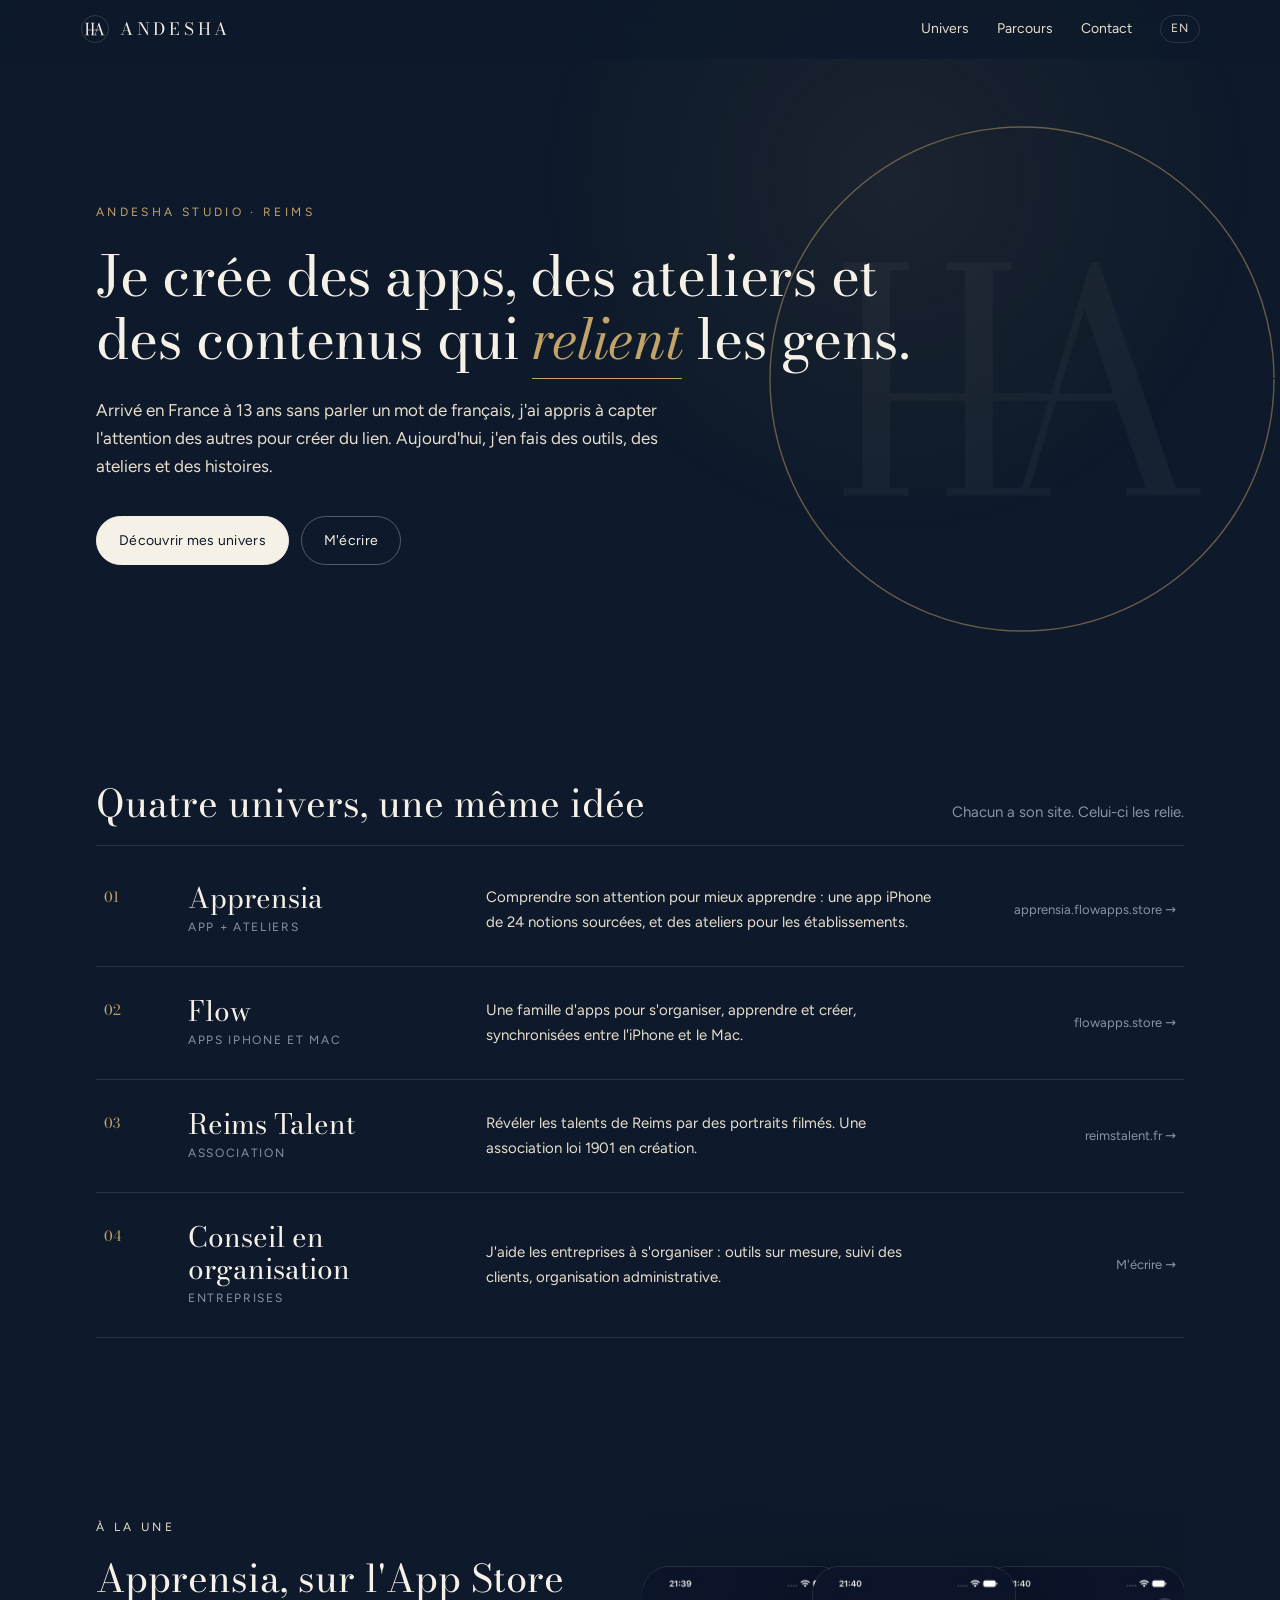
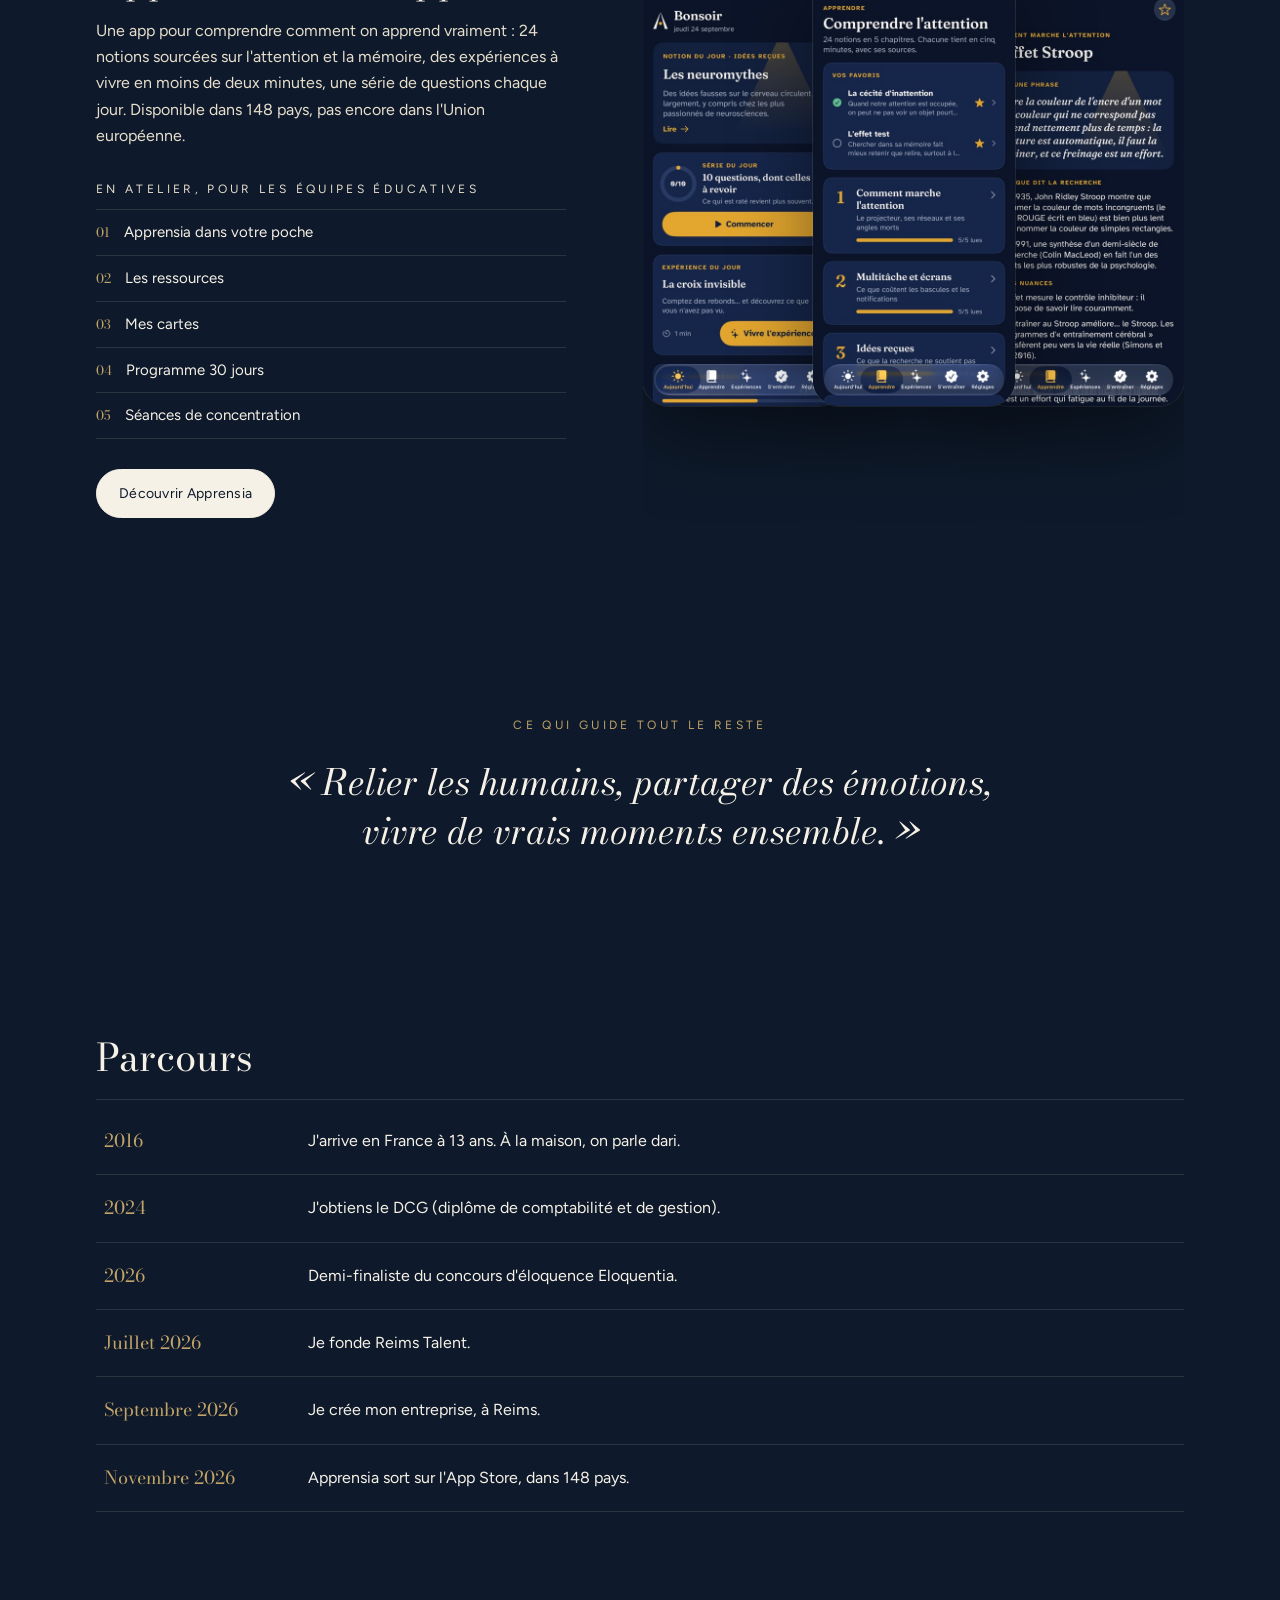
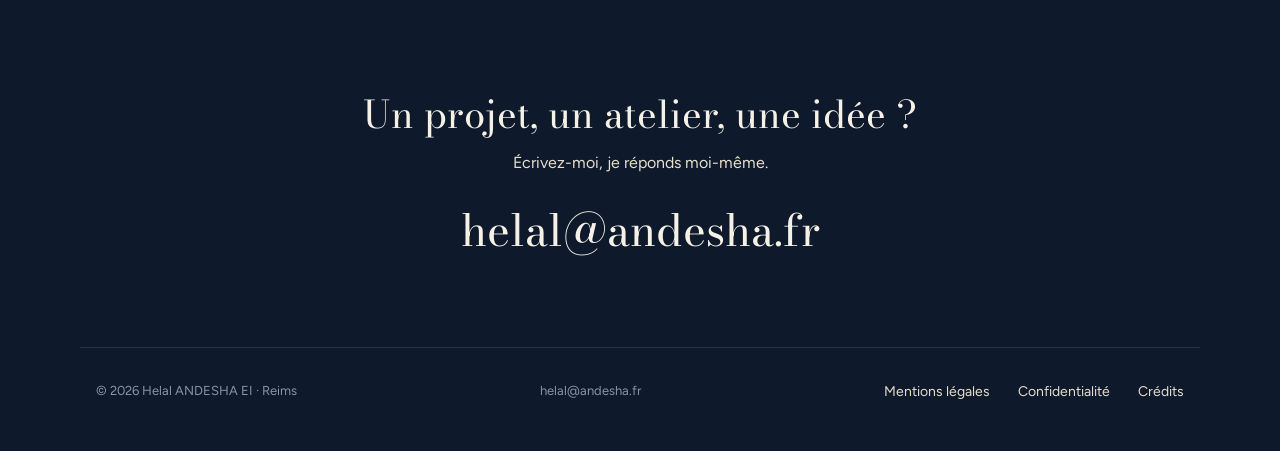
<file: index.html>
<!doctype html>
<html lang="fr">
<head>
<meta charset="utf-8">
<meta name="viewport" content="width=device-width, initial-scale=1">
<title>Helal Andesha — apps, ateliers et contenus qui relient</title>
<meta name="description" content="Andesha Studio : les apps, les ateliers et les contenus de Helal Andesha, à Reims. Apprensia, la famille d&#x27;apps Flow et Reims Talent.">
<link rel="canonical" href="https://andesha.studio/">
<link rel="alternate" hreflang="fr" href="https://andesha.studio/"><link rel="alternate" hreflang="en" href="https://andesha.studio/en/"><link rel="alternate" hreflang="x-default" href="https://andesha.studio/">
<meta property="og:type" content="website">
<meta property="og:title" content="Helal Andesha — apps, ateliers et contenus qui relient">
<meta property="og:description" content="Andesha Studio : les apps, les ateliers et les contenus de Helal Andesha, à Reims. Apprensia, la famille d&#x27;apps Flow et Reims Talent.">
<meta property="og:url" content="https://andesha.studio/">
<meta property="og:image" content="https://andesha.studio/assets/images/partage.png">
<meta property="og:image:width" content="1200">
<meta property="og:image:height" content="630">
<meta property="og:locale" content="fr_FR">
<meta name="twitter:card" content="summary_large_image">
<meta name="theme-color" content="#0E1A2B">
<link rel="apple-touch-icon" href="/apple-touch-icon.png">
<link rel="icon" href="/favicon.svg" type="image/svg+xml">
<link rel="preload" href="/assets/polices/bodoni-moda.woff2" as="font" type="font/woff2" crossorigin>
<link rel="stylesheet" href="/assets/site.css?v=4">
</head>
<body>
<a class="aller" href="#contenu">Aller au contenu</a>
<header class="bandeau">
  <a class="marque" href="/"><svg class="sceau-mini" viewBox="0 0 240 240" role="img" aria-label="Helal Andesha"><circle class="anneau" cx="120" cy="120" r="108" pathLength="1"/><g class="lettres"><path d="M51.5 70h12v100h-12zM95.5 70h12v100h-12zM43.5 70h28v3.4h-28zM43.5 166.6h28v3.4h-28zM87.5 70h28v3.4h-28zM87.5 166.6h28v3.4h-28zM118.9 170L149.5 70h3.5L187 170h-13l-27.21-80.03L122.3 170zM108.5 166.6h24v3.4h-24zM164.5 166.6h32v3.4h-32zM57.5 126h103.12v3.4H57.5z"/></g></svg><span>Andesha</span></a>
  <nav aria-label="Navigation">
    <a class="secondaire" href="/#univers">Univers</a><a class="secondaire" href="/#parcours">Parcours</a><a href="/#contact">Contact</a>
    <a class="langue" href="/en/" hreflang="en" title="English version">EN</a>
  </nav>
</header>
<main id="contenu">
<section class="accueil">
  <svg class="sceau-fond" viewBox="0 0 240 240" role="img" aria-label=""><circle class="anneau" cx="120" cy="120" r="108" pathLength="1"/><g class="lettres"><path d="M51.5 70h12v100h-12zM95.5 70h12v100h-12zM43.5 70h28v3.4h-28zM43.5 166.6h28v3.4h-28zM87.5 70h28v3.4h-28zM87.5 166.6h28v3.4h-28zM118.9 170L149.5 70h3.5L187 170h-13l-27.21-80.03L122.3 170zM108.5 166.6h24v3.4h-24zM164.5 166.6h32v3.4h-32zM57.5 126h103.12v3.4H57.5z"/></g></svg>
  <p class="surtitre revele">Andesha Studio · Reims</p>
  <h1 class="revele">Je crée des apps, des ateliers et des contenus qui <em>relient</em> les gens.</h1>
  <p class="chapo revele">Arrivé en France à 13 ans sans parler un mot de français, j&#x27;ai appris à capter l&#x27;attention des autres pour créer du lien. Aujourd&#x27;hui, j&#x27;en fais des outils, des ateliers et des histoires.</p>
  <p class="actions revele">
    <a class="bouton plein" href="#univers">Découvrir mes univers</a>
    <a class="bouton" href="#contact">M&#x27;écrire</a>
  </p>
</section>

<section id="univers" class="section">
  <header class="entete revele">
    <h2>Quatre univers, une même idée</h2>
    <p>Chacun a son site. Celui-ci les relie.</p>
  </header>
  <ol class="liste-univers">
    <li class="univers revele">
      <a href="https://apprensia.flowapps.store/" target="_blank" rel="noopener">
        <span class="num">01</span>
        <span class="nom">Apprensia</span>
        <span class="etiquette">App + ateliers</span>
        <span class="texte">Comprendre son attention pour mieux apprendre : une app iPhone de 24 notions sourcées, et des ateliers pour les établissements.</span>
        <span class="lien">apprensia.flowapps.store <span class="fleche" aria-hidden="true">→</span></span>
      </a>
    </li>
    <li class="univers revele">
      <a href="https://flowapps.store/" target="_blank" rel="noopener">
        <span class="num">02</span>
        <span class="nom">Flow</span>
        <span class="etiquette">Apps iPhone et Mac</span>
        <span class="texte">Une famille d&#x27;apps pour s&#x27;organiser, apprendre et créer, synchronisées entre l&#x27;iPhone et le Mac.</span>
        <span class="lien">flowapps.store <span class="fleche" aria-hidden="true">→</span></span>
      </a>
    </li>
    <li class="univers revele">
      <a href="https://reimstalent.fr/" target="_blank" rel="noopener">
        <span class="num">03</span>
        <span class="nom">Reims Talent</span>
        <span class="etiquette">Association</span>
        <span class="texte">Révéler les talents de Reims par des portraits filmés. Une association loi 1901 en création.</span>
        <span class="lien">reimstalent.fr <span class="fleche" aria-hidden="true">→</span></span>
      </a>
    </li>
    <li class="univers revele">
      <a href="#contact">
        <span class="num">04</span>
        <span class="nom">Conseil en organisation</span>
        <span class="etiquette">Entreprises</span>
        <span class="texte">J&#x27;aide les entreprises à s&#x27;organiser : outils sur mesure, suivi des clients, organisation administrative.</span>
        <span class="lien">M&#x27;écrire <span class="fleche" aria-hidden="true">→</span></span>
      </a>
    </li>
  </ol>
</section>

<section class="une section" aria-labelledby="une-titre">
  <div class="une-texte">
    <p class="surtitre revele">À la une</p>
    <h2 id="une-titre" class="revele">Apprensia, sur l&#x27;App Store</h2>
    <p class="revele">Une app pour comprendre comment on apprend vraiment : 24 notions sourcées sur l&#x27;attention et la mémoire, des expériences à vivre en moins de deux minutes, une série de questions chaque jour. Disponible dans 148 pays, pas encore dans l&#x27;Union européenne.</p>
    <p class="filet revele">En atelier, pour les équipes éducatives</p>
    <ol class="modules revele"><li>Apprensia dans votre poche</li><li>Les ressources</li><li>Mes cartes</li><li>Programme 30 jours</li><li>Séances de concentration</li></ol>
    <p class="revele"><a class="bouton plein" href="https://apprensia.flowapps.store/" target="_blank" rel="noopener">Découvrir Apprensia</a></p>
  </div>
  <div class="telephones" aria-hidden="false">
    <figure class="telephone revele"><img src="/assets/images/apprensia-01-aujourdhui-sombre.jpg" width="414" height="900" alt="Écran « Aujourd&#x27;hui » d&#x27;Apprensia : notion, série et expérience du jour" loading="lazy" decoding="async"></figure><figure class="telephone revele"><img src="/assets/images/apprensia-02-apprendre-sombre.jpg" width="414" height="900" alt="Écran « Apprendre » d&#x27;Apprensia : les notions par chapitre" loading="lazy" decoding="async"></figure><figure class="telephone revele"><img src="/assets/images/apprensia-06-notion-sombre.jpg" width="414" height="900" alt="Une notion d&#x27;Apprensia, avec ses sources" loading="lazy" decoding="async"></figure>
  </div>
</section>

<section class="sens revele" aria-label="Ce qui guide tout le reste">
  <p class="filet">Ce qui guide tout le reste</p>
  <blockquote>« Relier les humains, partager des émotions, vivre de vrais moments ensemble. »</blockquote>
</section>

<section id="parcours" class="section">
  <header class="entete revele"><h2>Parcours</h2></header>
  <ol class="frise">
      <li class="revele"><span class="annee">2016</span><span>J&#x27;arrive en France à 13 ans. À la maison, on parle dari.</span></li>
      <li class="revele"><span class="annee">2024</span><span>J&#x27;obtiens le DCG (diplôme de comptabilité et de gestion).</span></li>
      <li class="revele"><span class="annee">2026</span><span>Demi-finaliste du concours d&#x27;éloquence Eloquentia.</span></li>
      <li class="revele"><span class="annee">Juillet 2026</span><span>Je fonde Reims Talent.</span></li>
      <li class="revele"><span class="annee">Septembre 2026</span><span>Je crée mon entreprise, à Reims.</span></li>
      <li class="revele"><span class="annee">Novembre 2026</span><span>Apprensia sort sur l&#x27;App Store, dans 148 pays.</span></li>
  </ol>
</section>

<section id="contact" class="section contact revele">
  <h2>Un projet, un atelier, une idée ?</h2>
  <p>Écrivez-moi, je réponds moi-même.</p>
  <a class="courriel" href="mailto:helal@andesha.fr">helal@andesha.fr</a>
</section>
</main>
<script type="application/ld+json">{"@context": "https://schema.org", "@type": "Person", "name": "Helal Andesha", "url": "https://andesha.studio/", "email": "mailto:helal@andesha.fr", "address": {"@type": "PostalAddress", "addressLocality": "Reims", "addressCountry": "FR"}, "worksFor": {"@type": "Organization", "name": "Helal ANDESHA EI"}}</script>
<footer class="pied">
  <span>© 2026 Helal ANDESHA EI · Reims</span>
  <a href="mailto:helal@andesha.fr">helal@andesha.fr</a>
  <nav class="liens-pied" aria-label="Informations légales"><a href="/mentions-legales/">Mentions légales</a><a href="/confidentialite/">Confidentialité</a><a href="/credits/">Crédits</a></nav>
</footer>
<script src="/assets/site.js?v=3" defer></script>
</body>
</html>
</file>
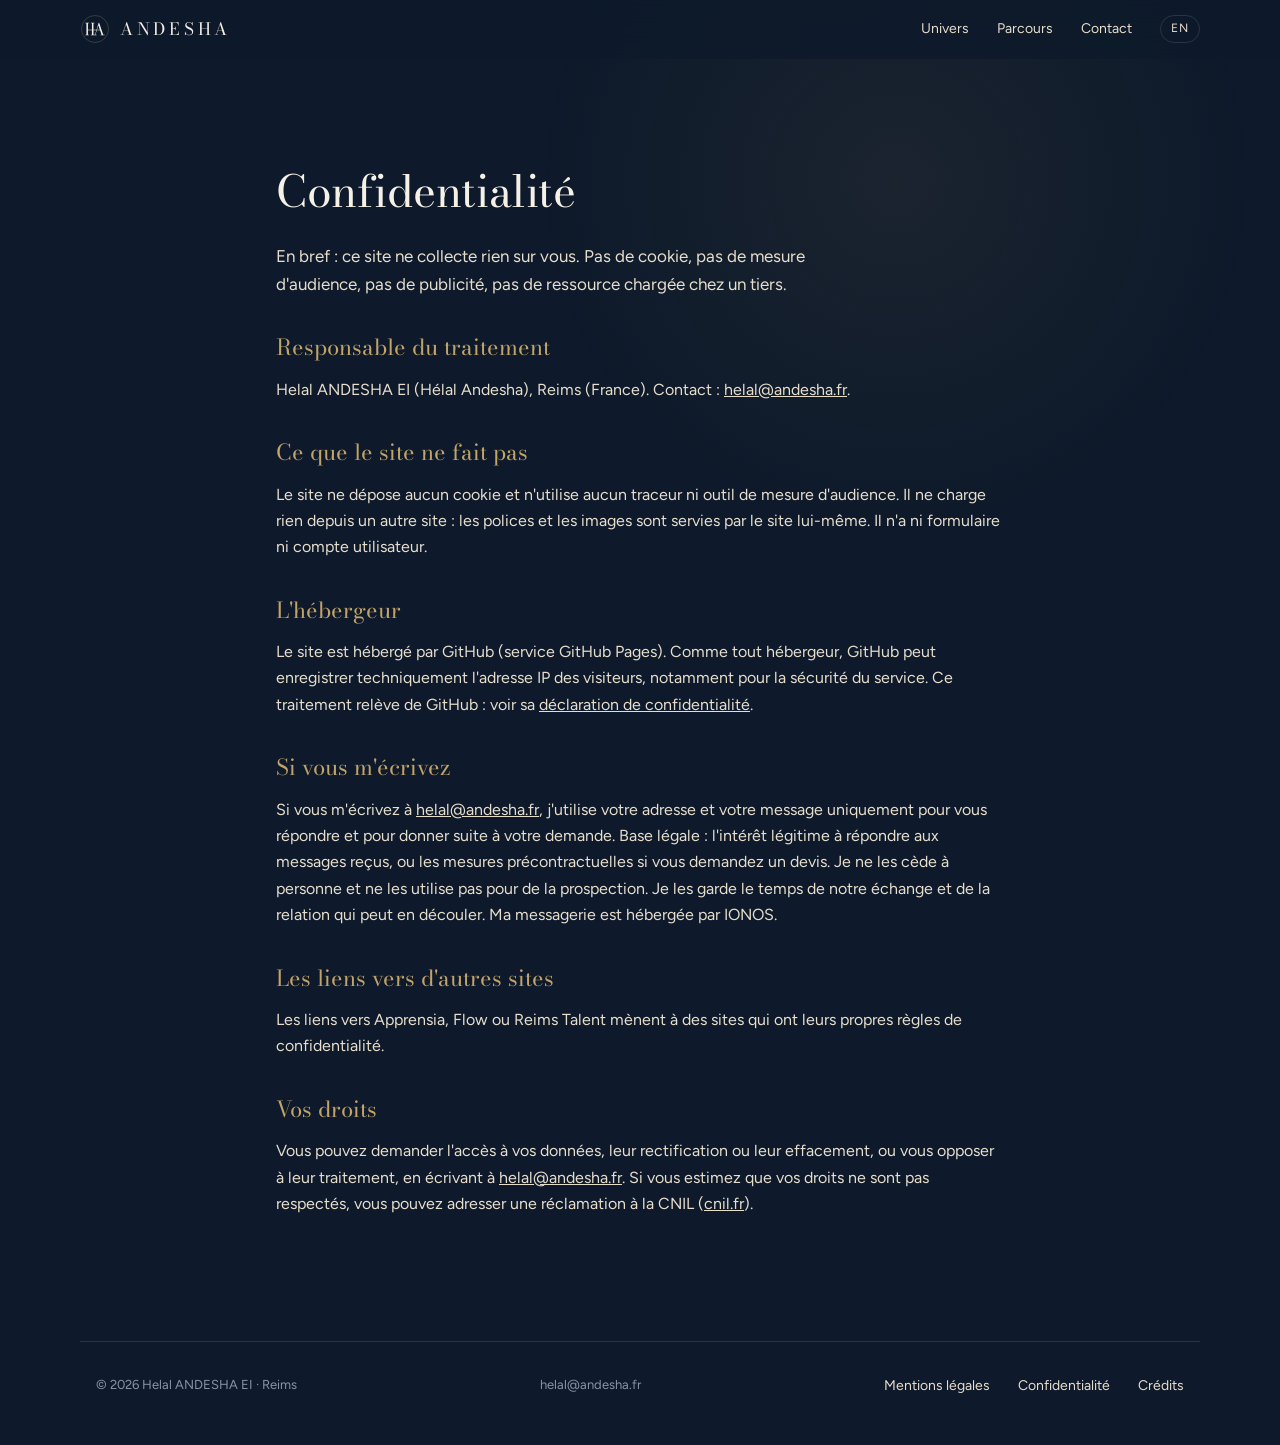
<file: confidentialite/index.html>
<!doctype html>
<html lang="fr">
<head>
<meta charset="utf-8">
<meta name="viewport" content="width=device-width, initial-scale=1">
<title>Confidentialité — Andesha</title>
<meta name="description" content="Confidentialité">
<link rel="canonical" href="https://andesha.studio/confidentialite/">
<link rel="alternate" hreflang="fr" href="https://andesha.studio/confidentialite/"><link rel="alternate" hreflang="en" href="https://andesha.studio/en/privacy/"><link rel="alternate" hreflang="x-default" href="https://andesha.studio/confidentialite/">
<meta property="og:type" content="website">
<meta property="og:title" content="Confidentialité — Andesha">
<meta property="og:description" content="Confidentialité">
<meta property="og:url" content="https://andesha.studio/confidentialite/">
<meta property="og:image" content="https://andesha.studio/assets/images/partage.png">
<meta property="og:image:width" content="1200">
<meta property="og:image:height" content="630">
<meta property="og:locale" content="fr_FR">
<meta name="twitter:card" content="summary_large_image">
<meta name="theme-color" content="#0E1A2B">
<link rel="apple-touch-icon" href="/apple-touch-icon.png">
<link rel="icon" href="/favicon.svg" type="image/svg+xml">
<link rel="preload" href="/assets/polices/bodoni-moda.woff2" as="font" type="font/woff2" crossorigin>
<link rel="stylesheet" href="/assets/site.css?v=4">
</head>
<body>
<a class="aller" href="#contenu">Aller au contenu</a>
<header class="bandeau">
  <a class="marque" href="/"><svg class="sceau-mini" viewBox="0 0 240 240" role="img" aria-label="Helal Andesha"><circle class="anneau" cx="120" cy="120" r="108" pathLength="1"/><g class="lettres"><path d="M51.5 70h12v100h-12zM95.5 70h12v100h-12zM43.5 70h28v3.4h-28zM43.5 166.6h28v3.4h-28zM87.5 70h28v3.4h-28zM87.5 166.6h28v3.4h-28zM118.9 170L149.5 70h3.5L187 170h-13l-27.21-80.03L122.3 170zM108.5 166.6h24v3.4h-24zM164.5 166.6h32v3.4h-32zM57.5 126h103.12v3.4H57.5z"/></g></svg><span>Andesha</span></a>
  <nav aria-label="Navigation">
    <a class="secondaire" href="/#univers">Univers</a><a class="secondaire" href="/#parcours">Parcours</a><a href="/#contact">Contact</a>
    <a class="langue" href="/en/privacy/" hreflang="en" title="English version">EN</a>
  </nav>
</header>
<main id="contenu" class="page-texte"><h1>Confidentialité</h1>
<p class="chapo">En bref : ce site ne collecte rien sur vous. Pas de cookie, pas de mesure d'audience, pas de publicité, pas de ressource chargée chez un tiers.</p>
<h2>Responsable du traitement</h2>
<p>Helal ANDESHA EI (Hélal Andesha), Reims (France). Contact : <a href="mailto:helal@andesha.fr">helal@andesha.fr</a>.</p>
<h2>Ce que le site ne fait pas</h2>
<p>Le site ne dépose aucun cookie et n'utilise aucun traceur ni outil de mesure d'audience. Il ne charge rien depuis un autre site : les polices et les images sont servies par le site lui-même. Il n'a ni formulaire ni compte utilisateur.</p>
<h2>L'hébergeur</h2>
<p>Le site est hébergé par GitHub (service GitHub Pages). Comme tout hébergeur, GitHub peut enregistrer techniquement l'adresse IP des visiteurs, notamment pour la sécurité du service. Ce traitement relève de GitHub : voir sa <a href="https://docs.github.com/fr/site-policy/privacy-policies/github-general-privacy-statement" rel="noopener">déclaration de confidentialité</a>.</p>
<h2>Si vous m'écrivez</h2>
<p>Si vous m'écrivez à <a href="mailto:helal@andesha.fr">helal@andesha.fr</a>, j'utilise votre adresse et votre message uniquement pour vous répondre et pour donner suite à votre demande. Base légale : l'intérêt légitime à répondre aux messages reçus, ou les mesures précontractuelles si vous demandez un devis. Je ne les cède à personne et ne les utilise pas pour de la prospection. Je les garde le temps de notre échange et de la relation qui peut en découler. Ma messagerie est hébergée par IONOS.</p>
<h2>Les liens vers d'autres sites</h2>
<p>Les liens vers Apprensia, Flow ou Reims Talent mènent à des sites qui ont leurs propres règles de confidentialité.</p>
<h2>Vos droits</h2>
<p>Vous pouvez demander l'accès à vos données, leur rectification ou leur effacement, ou vous opposer à leur traitement, en écrivant à <a href="mailto:helal@andesha.fr">helal@andesha.fr</a>. Si vous estimez que vos droits ne sont pas respectés, vous pouvez adresser une réclamation à la CNIL (<a href="https://www.cnil.fr" rel="noopener">cnil.fr</a>).</p>
</main>
<footer class="pied">
  <span>© 2026 Helal ANDESHA EI · Reims</span>
  <a href="mailto:helal@andesha.fr">helal@andesha.fr</a>
  <nav class="liens-pied" aria-label="Informations légales"><a href="/mentions-legales/">Mentions légales</a><a href="/confidentialite/">Confidentialité</a><a href="/credits/">Crédits</a></nav>
</footer>
<script src="/assets/site.js?v=3" defer></script>
</body>
</html>
</file>
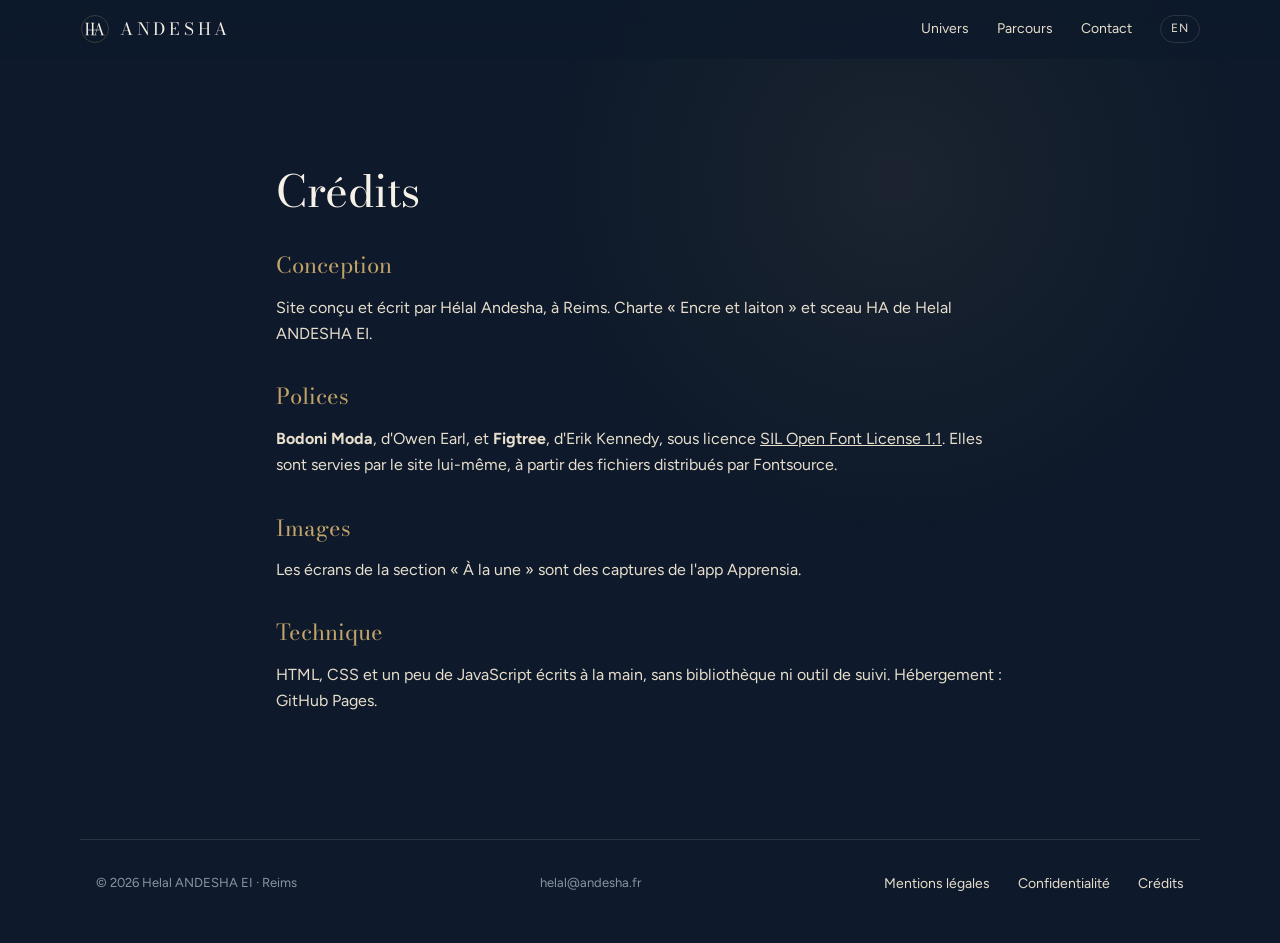
<file: credits/index.html>
<!doctype html>
<html lang="fr">
<head>
<meta charset="utf-8">
<meta name="viewport" content="width=device-width, initial-scale=1">
<title>Crédits — Andesha</title>
<meta name="description" content="Crédits">
<link rel="canonical" href="https://andesha.studio/credits/">
<link rel="alternate" hreflang="fr" href="https://andesha.studio/credits/"><link rel="alternate" hreflang="en" href="https://andesha.studio/en/credits/"><link rel="alternate" hreflang="x-default" href="https://andesha.studio/credits/">
<meta property="og:type" content="website">
<meta property="og:title" content="Crédits — Andesha">
<meta property="og:description" content="Crédits">
<meta property="og:url" content="https://andesha.studio/credits/">
<meta property="og:image" content="https://andesha.studio/assets/images/partage.png">
<meta property="og:image:width" content="1200">
<meta property="og:image:height" content="630">
<meta property="og:locale" content="fr_FR">
<meta name="twitter:card" content="summary_large_image">
<meta name="theme-color" content="#0E1A2B">
<link rel="apple-touch-icon" href="/apple-touch-icon.png">
<link rel="icon" href="/favicon.svg" type="image/svg+xml">
<link rel="preload" href="/assets/polices/bodoni-moda.woff2" as="font" type="font/woff2" crossorigin>
<link rel="stylesheet" href="/assets/site.css?v=4">
</head>
<body>
<a class="aller" href="#contenu">Aller au contenu</a>
<header class="bandeau">
  <a class="marque" href="/"><svg class="sceau-mini" viewBox="0 0 240 240" role="img" aria-label="Helal Andesha"><circle class="anneau" cx="120" cy="120" r="108" pathLength="1"/><g class="lettres"><path d="M51.5 70h12v100h-12zM95.5 70h12v100h-12zM43.5 70h28v3.4h-28zM43.5 166.6h28v3.4h-28zM87.5 70h28v3.4h-28zM87.5 166.6h28v3.4h-28zM118.9 170L149.5 70h3.5L187 170h-13l-27.21-80.03L122.3 170zM108.5 166.6h24v3.4h-24zM164.5 166.6h32v3.4h-32zM57.5 126h103.12v3.4H57.5z"/></g></svg><span>Andesha</span></a>
  <nav aria-label="Navigation">
    <a class="secondaire" href="/#univers">Univers</a><a class="secondaire" href="/#parcours">Parcours</a><a href="/#contact">Contact</a>
    <a class="langue" href="/en/credits/" hreflang="en" title="English version">EN</a>
  </nav>
</header>
<main id="contenu" class="page-texte"><h1>Crédits</h1>
<h2>Conception</h2>
<p>Site conçu et écrit par Hélal Andesha, à Reims. Charte « Encre et laiton » et sceau HA de Helal ANDESHA EI.</p>
<h2>Polices</h2>
<p><strong>Bodoni Moda</strong>, d'Owen Earl, et <strong>Figtree</strong>, d'Erik Kennedy, sous licence <a href="https://openfontlicense.org" rel="noopener">SIL Open Font License 1.1</a>. Elles sont servies par le site lui-même, à partir des fichiers distribués par Fontsource.</p>
<h2>Images</h2>
<p>Les écrans de la section « À la une » sont des captures de l'app Apprensia.</p>
<h2>Technique</h2>
<p>HTML, CSS et un peu de JavaScript écrits à la main, sans bibliothèque ni outil de suivi. Hébergement : GitHub Pages.</p>
</main>
<footer class="pied">
  <span>© 2026 Helal ANDESHA EI · Reims</span>
  <a href="mailto:helal@andesha.fr">helal@andesha.fr</a>
  <nav class="liens-pied" aria-label="Informations légales"><a href="/mentions-legales/">Mentions légales</a><a href="/confidentialite/">Confidentialité</a><a href="/credits/">Crédits</a></nav>
</footer>
<script src="/assets/site.js?v=3" defer></script>
</body>
</html>
</file>
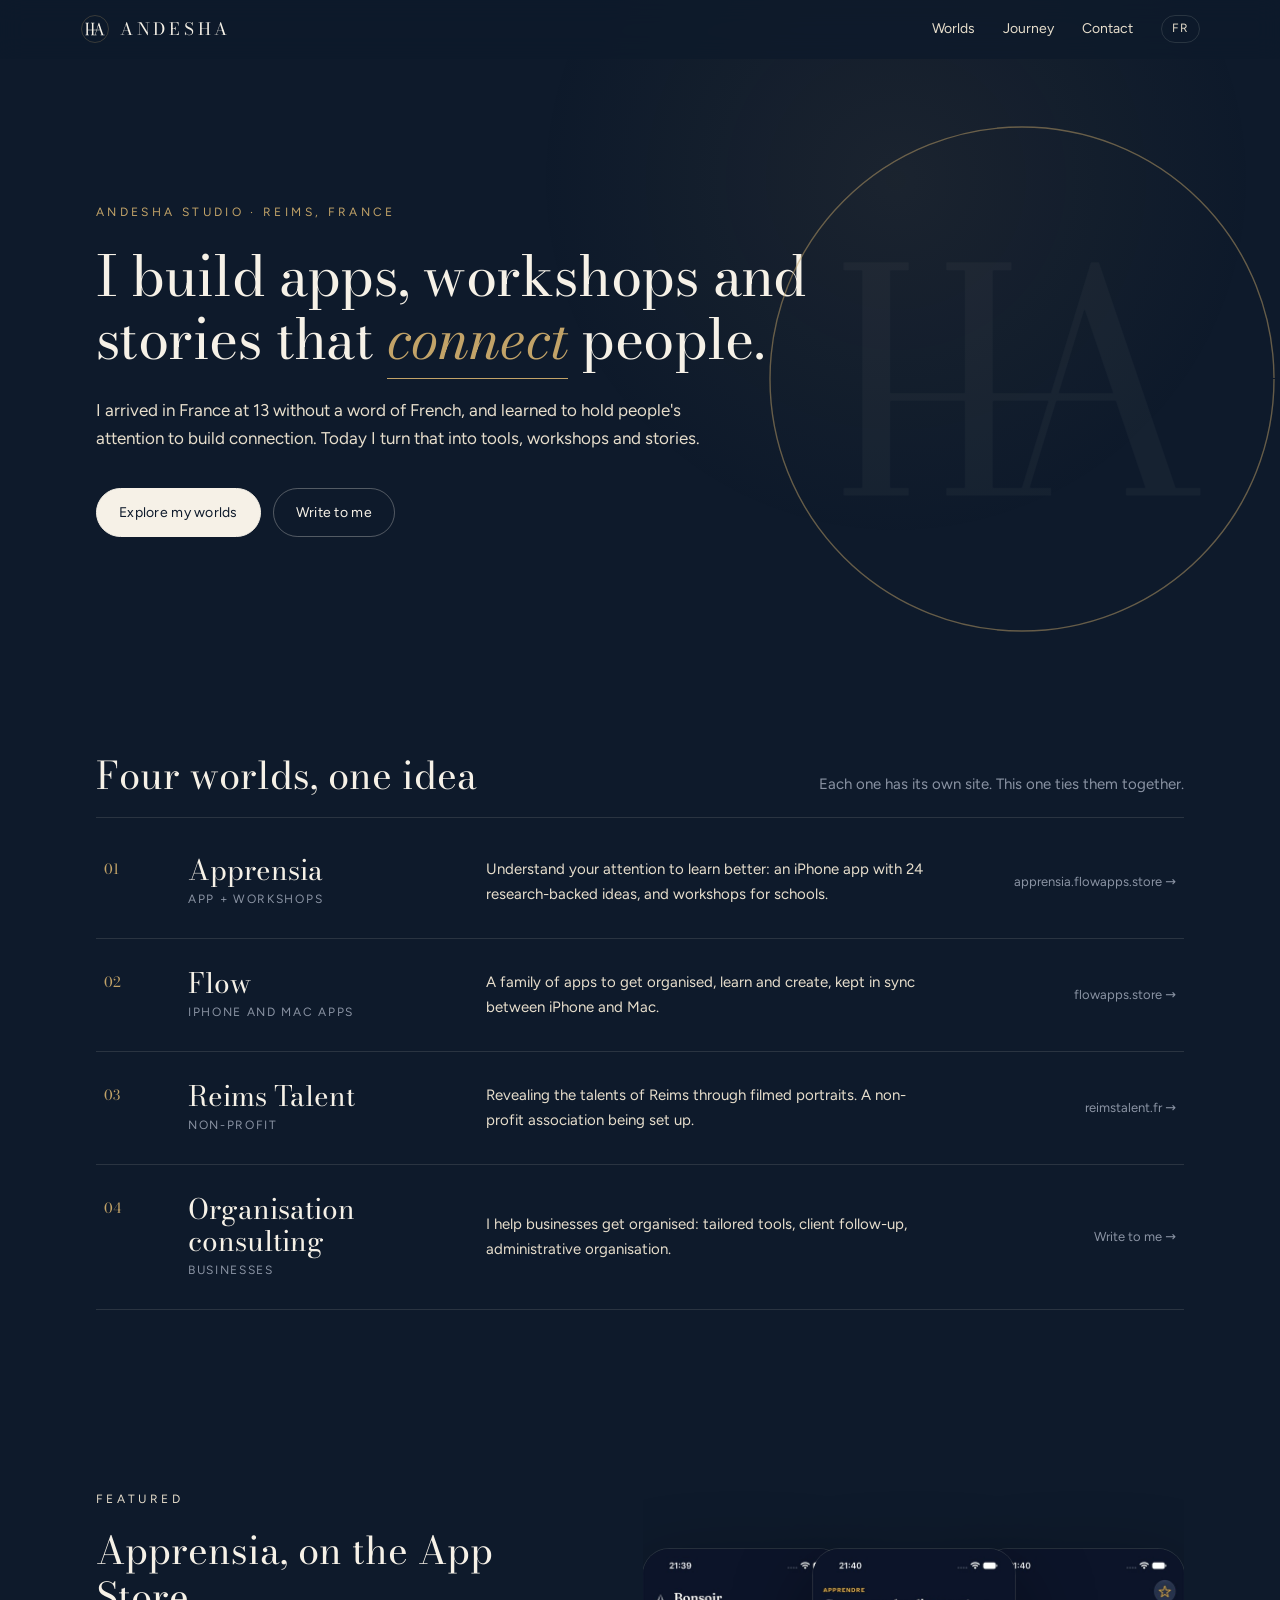
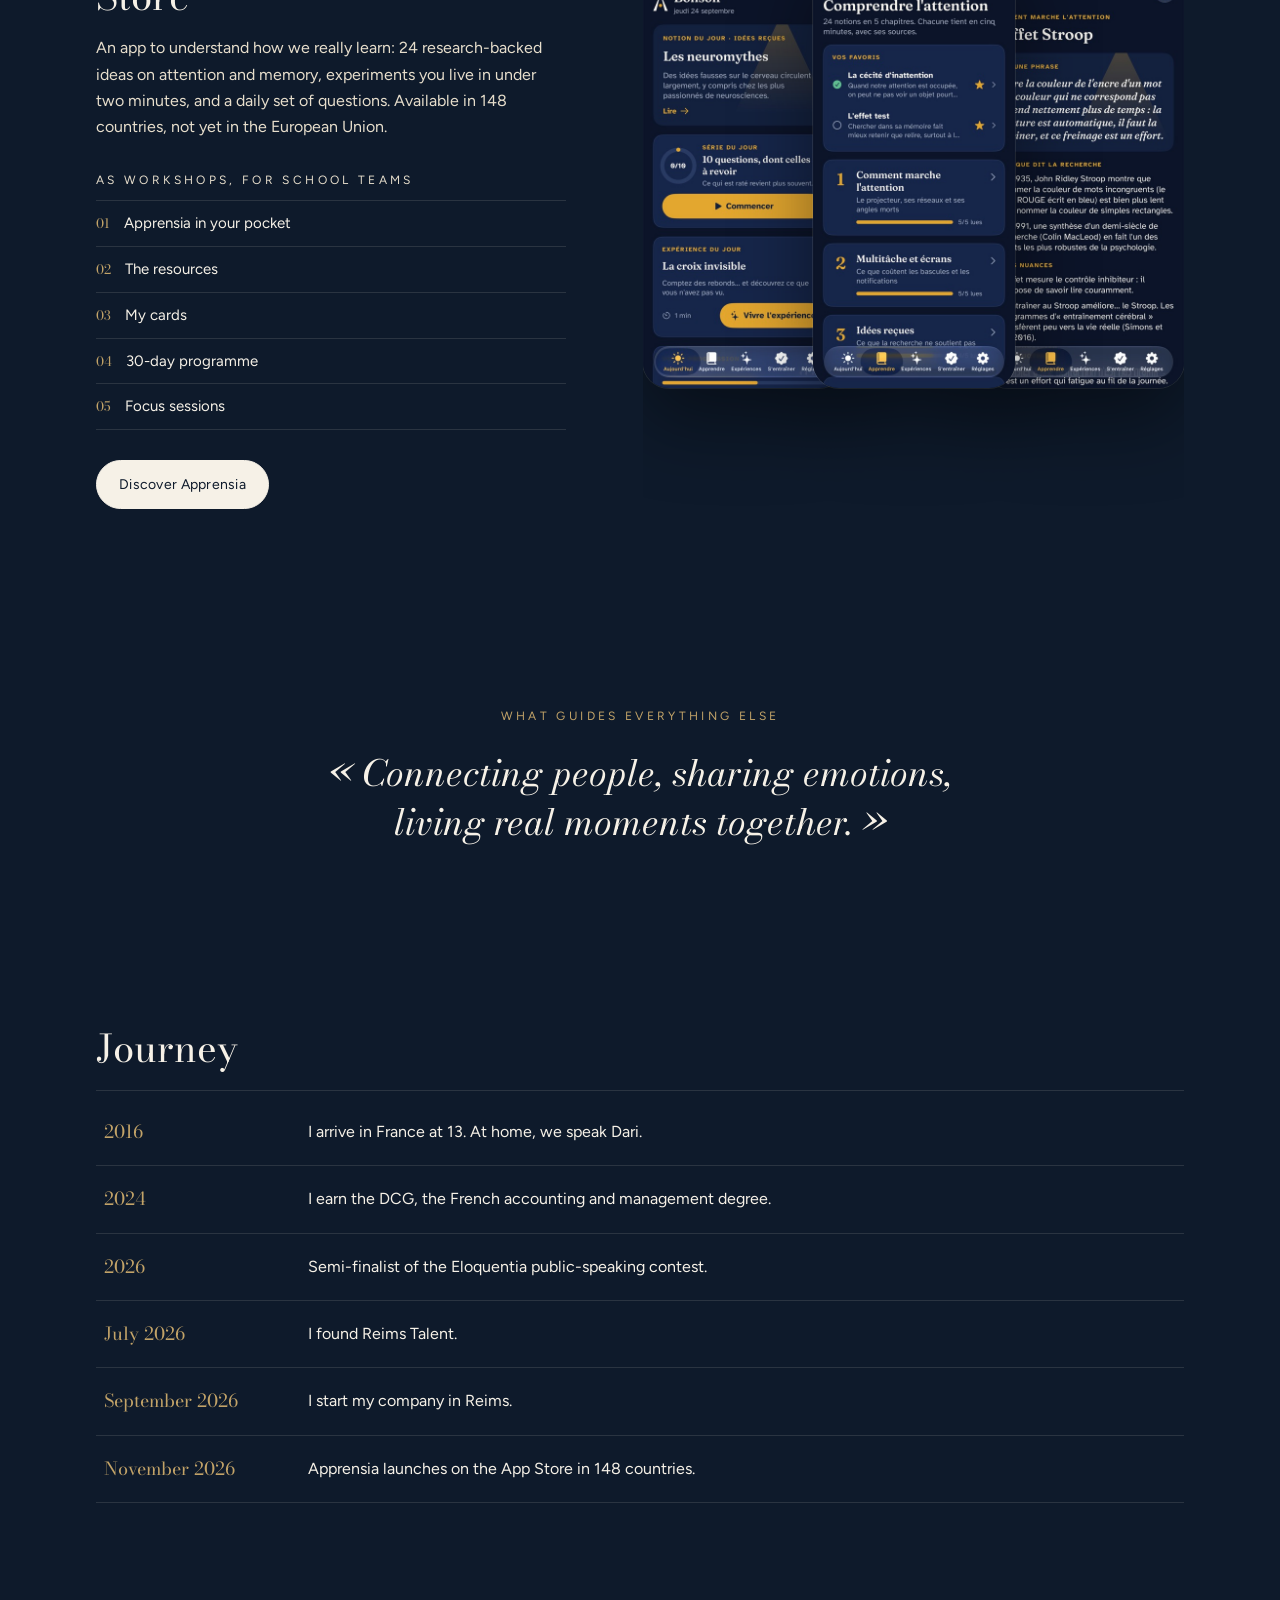
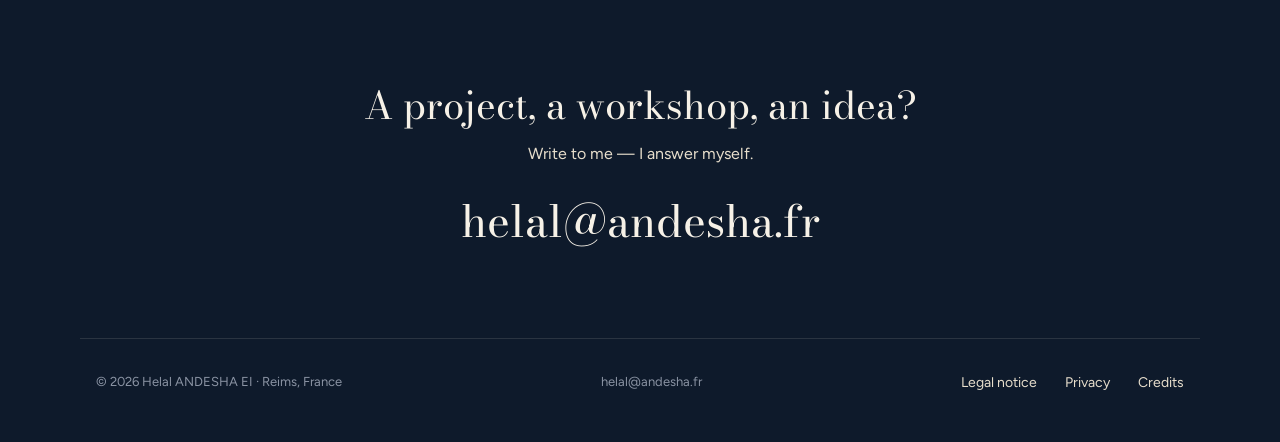
<file: en/index.html>
<!doctype html>
<html lang="en">
<head>
<meta charset="utf-8">
<meta name="viewport" content="width=device-width, initial-scale=1">
<title>Helal Andesha — apps, workshops and stories that connect people</title>
<meta name="description" content="Andesha Studio: the apps, workshops and stories of Helal Andesha, from Reims, France. Apprensia, the Flow app family and Reims Talent.">
<link rel="canonical" href="https://andesha.studio/en/">
<link rel="alternate" hreflang="fr" href="https://andesha.studio/"><link rel="alternate" hreflang="en" href="https://andesha.studio/en/"><link rel="alternate" hreflang="x-default" href="https://andesha.studio/">
<meta property="og:type" content="website">
<meta property="og:title" content="Helal Andesha — apps, workshops and stories that connect people">
<meta property="og:description" content="Andesha Studio: the apps, workshops and stories of Helal Andesha, from Reims, France. Apprensia, the Flow app family and Reims Talent.">
<meta property="og:url" content="https://andesha.studio/en/">
<meta property="og:image" content="https://andesha.studio/assets/images/partage.png">
<meta property="og:image:width" content="1200">
<meta property="og:image:height" content="630">
<meta property="og:locale" content="en_GB">
<meta name="twitter:card" content="summary_large_image">
<meta name="theme-color" content="#0E1A2B">
<link rel="apple-touch-icon" href="/apple-touch-icon.png">
<link rel="icon" href="/favicon.svg" type="image/svg+xml">
<link rel="preload" href="/assets/polices/bodoni-moda.woff2" as="font" type="font/woff2" crossorigin>
<link rel="stylesheet" href="/assets/site.css?v=4">
</head>
<body>
<a class="aller" href="#contenu">Skip to content</a>
<header class="bandeau">
  <a class="marque" href="/en/"><svg class="sceau-mini" viewBox="0 0 240 240" role="img" aria-label="Helal Andesha"><circle class="anneau" cx="120" cy="120" r="108" pathLength="1"/><g class="lettres"><path d="M51.5 70h12v100h-12zM95.5 70h12v100h-12zM43.5 70h28v3.4h-28zM43.5 166.6h28v3.4h-28zM87.5 70h28v3.4h-28zM87.5 166.6h28v3.4h-28zM118.9 170L149.5 70h3.5L187 170h-13l-27.21-80.03L122.3 170zM108.5 166.6h24v3.4h-24zM164.5 166.6h32v3.4h-32zM57.5 126h103.12v3.4H57.5z"/></g></svg><span>Andesha</span></a>
  <nav aria-label="Navigation">
    <a class="secondaire" href="/en/#univers">Worlds</a><a class="secondaire" href="/en/#parcours">Journey</a><a href="/en/#contact">Contact</a>
    <a class="langue" href="/" hreflang="fr" title="Version française">FR</a>
  </nav>
</header>
<main id="contenu">
<section class="accueil">
  <svg class="sceau-fond" viewBox="0 0 240 240" role="img" aria-label=""><circle class="anneau" cx="120" cy="120" r="108" pathLength="1"/><g class="lettres"><path d="M51.5 70h12v100h-12zM95.5 70h12v100h-12zM43.5 70h28v3.4h-28zM43.5 166.6h28v3.4h-28zM87.5 70h28v3.4h-28zM87.5 166.6h28v3.4h-28zM118.9 170L149.5 70h3.5L187 170h-13l-27.21-80.03L122.3 170zM108.5 166.6h24v3.4h-24zM164.5 166.6h32v3.4h-32zM57.5 126h103.12v3.4H57.5z"/></g></svg>
  <p class="surtitre revele">Andesha Studio · Reims, France</p>
  <h1 class="revele">I build apps, workshops and stories that <em>connect</em> people.</h1>
  <p class="chapo revele">I arrived in France at 13 without a word of French, and learned to hold people&#x27;s attention to build connection. Today I turn that into tools, workshops and stories.</p>
  <p class="actions revele">
    <a class="bouton plein" href="#univers">Explore my worlds</a>
    <a class="bouton" href="#contact">Write to me</a>
  </p>
</section>

<section id="univers" class="section">
  <header class="entete revele">
    <h2>Four worlds, one idea</h2>
    <p>Each one has its own site. This one ties them together.</p>
  </header>
  <ol class="liste-univers">
    <li class="univers revele">
      <a href="https://apprensia.flowapps.store/" target="_blank" rel="noopener">
        <span class="num">01</span>
        <span class="nom">Apprensia</span>
        <span class="etiquette">App + workshops</span>
        <span class="texte">Understand your attention to learn better: an iPhone app with 24 research-backed ideas, and workshops for schools.</span>
        <span class="lien">apprensia.flowapps.store <span class="fleche" aria-hidden="true">→</span></span>
      </a>
    </li>
    <li class="univers revele">
      <a href="https://flowapps.store/" target="_blank" rel="noopener">
        <span class="num">02</span>
        <span class="nom">Flow</span>
        <span class="etiquette">iPhone and Mac apps</span>
        <span class="texte">A family of apps to get organised, learn and create, kept in sync between iPhone and Mac.</span>
        <span class="lien">flowapps.store <span class="fleche" aria-hidden="true">→</span></span>
      </a>
    </li>
    <li class="univers revele">
      <a href="https://reimstalent.fr/" target="_blank" rel="noopener">
        <span class="num">03</span>
        <span class="nom">Reims Talent</span>
        <span class="etiquette">Non-profit</span>
        <span class="texte">Revealing the talents of Reims through filmed portraits. A non-profit association being set up.</span>
        <span class="lien">reimstalent.fr <span class="fleche" aria-hidden="true">→</span></span>
      </a>
    </li>
    <li class="univers revele">
      <a href="#contact">
        <span class="num">04</span>
        <span class="nom">Organisation consulting</span>
        <span class="etiquette">Businesses</span>
        <span class="texte">I help businesses get organised: tailored tools, client follow-up, administrative organisation.</span>
        <span class="lien">Write to me <span class="fleche" aria-hidden="true">→</span></span>
      </a>
    </li>
  </ol>
</section>

<section class="une section" aria-labelledby="une-titre">
  <div class="une-texte">
    <p class="surtitre revele">Featured</p>
    <h2 id="une-titre" class="revele">Apprensia, on the App Store</h2>
    <p class="revele">An app to understand how we really learn: 24 research-backed ideas on attention and memory, experiments you live in under two minutes, and a daily set of questions. Available in 148 countries, not yet in the European Union.</p>
    <p class="filet revele">As workshops, for school teams</p>
    <ol class="modules revele"><li>Apprensia in your pocket</li><li>The resources</li><li>My cards</li><li>30-day programme</li><li>Focus sessions</li></ol>
    <p class="revele"><a class="bouton plein" href="https://apprensia.flowapps.store/" target="_blank" rel="noopener">Discover Apprensia</a></p>
  </div>
  <div class="telephones" aria-hidden="false">
    <figure class="telephone revele"><img src="/assets/images/apprensia-01-aujourdhui-sombre.jpg" width="414" height="900" alt="Apprensia&#x27;s “Today” screen: idea, series and experiment of the day" loading="lazy" decoding="async"></figure><figure class="telephone revele"><img src="/assets/images/apprensia-02-apprendre-sombre.jpg" width="414" height="900" alt="Apprensia&#x27;s “Learn” screen: ideas by chapter" loading="lazy" decoding="async"></figure><figure class="telephone revele"><img src="/assets/images/apprensia-06-notion-sombre.jpg" width="414" height="900" alt="An Apprensia idea with its sources" loading="lazy" decoding="async"></figure>
  </div>
</section>

<section class="sens revele" aria-label="What guides everything else">
  <p class="filet">What guides everything else</p>
  <blockquote>« Connecting people, sharing emotions, living real moments together. »</blockquote>
</section>

<section id="parcours" class="section">
  <header class="entete revele"><h2>Journey</h2></header>
  <ol class="frise">
      <li class="revele"><span class="annee">2016</span><span>I arrive in France at 13. At home, we speak Dari.</span></li>
      <li class="revele"><span class="annee">2024</span><span>I earn the DCG, the French accounting and management degree.</span></li>
      <li class="revele"><span class="annee">2026</span><span>Semi-finalist of the Eloquentia public-speaking contest.</span></li>
      <li class="revele"><span class="annee">July 2026</span><span>I found Reims Talent.</span></li>
      <li class="revele"><span class="annee">September 2026</span><span>I start my company in Reims.</span></li>
      <li class="revele"><span class="annee">November 2026</span><span>Apprensia launches on the App Store in 148 countries.</span></li>
  </ol>
</section>

<section id="contact" class="section contact revele">
  <h2>A project, a workshop, an idea?</h2>
  <p>Write to me — I answer myself.</p>
  <a class="courriel" href="mailto:helal@andesha.fr">helal@andesha.fr</a>
</section>
</main>
<script type="application/ld+json">{"@context": "https://schema.org", "@type": "Person", "name": "Helal Andesha", "url": "https://andesha.studio/en/", "email": "mailto:helal@andesha.fr", "address": {"@type": "PostalAddress", "addressLocality": "Reims", "addressCountry": "FR"}, "worksFor": {"@type": "Organization", "name": "Helal ANDESHA EI"}}</script>
<footer class="pied">
  <span>© 2026 Helal ANDESHA EI · Reims, France</span>
  <a href="mailto:helal@andesha.fr">helal@andesha.fr</a>
  <nav class="liens-pied" aria-label="Legal"><a href="/en/legal/">Legal notice</a><a href="/en/privacy/">Privacy</a><a href="/en/credits/">Credits</a></nav>
</footer>
<script src="/assets/site.js?v=3" defer></script>
</body>
</html>
</file>
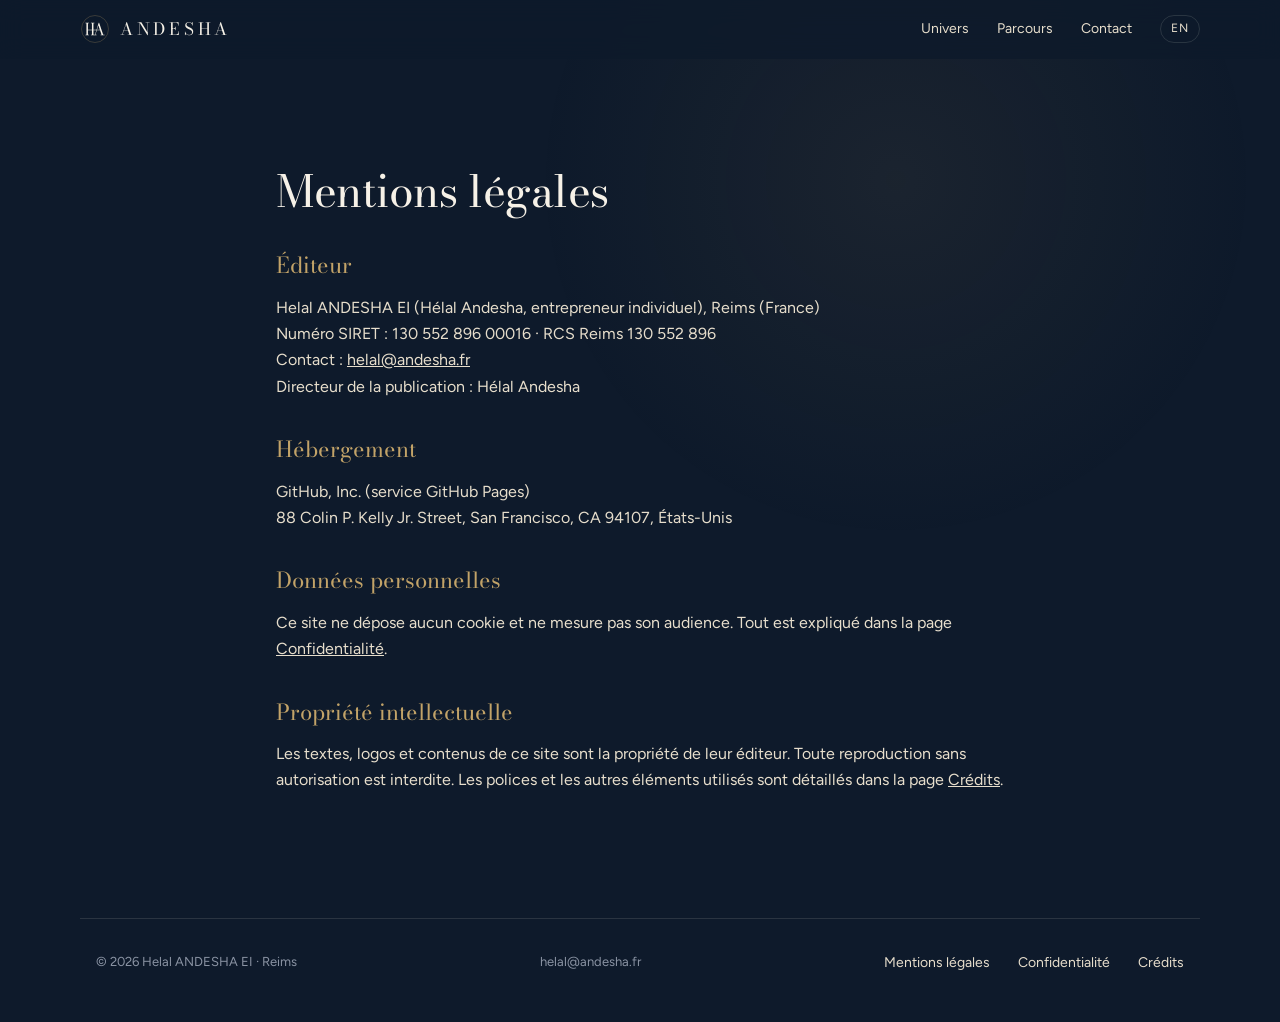
<file: mentions-legales/index.html>
<!doctype html>
<html lang="fr">
<head>
<meta charset="utf-8">
<meta name="viewport" content="width=device-width, initial-scale=1">
<title>Mentions légales — Andesha</title>
<meta name="description" content="Mentions légales">
<link rel="canonical" href="https://andesha.studio/mentions-legales/">
<link rel="alternate" hreflang="fr" href="https://andesha.studio/mentions-legales/"><link rel="alternate" hreflang="en" href="https://andesha.studio/en/legal/"><link rel="alternate" hreflang="x-default" href="https://andesha.studio/mentions-legales/">
<meta property="og:type" content="website">
<meta property="og:title" content="Mentions légales — Andesha">
<meta property="og:description" content="Mentions légales">
<meta property="og:url" content="https://andesha.studio/mentions-legales/">
<meta property="og:image" content="https://andesha.studio/assets/images/partage.png">
<meta property="og:image:width" content="1200">
<meta property="og:image:height" content="630">
<meta property="og:locale" content="fr_FR">
<meta name="twitter:card" content="summary_large_image">
<meta name="theme-color" content="#0E1A2B">
<link rel="apple-touch-icon" href="/apple-touch-icon.png">
<link rel="icon" href="/favicon.svg" type="image/svg+xml">
<link rel="preload" href="/assets/polices/bodoni-moda.woff2" as="font" type="font/woff2" crossorigin>
<link rel="stylesheet" href="/assets/site.css?v=4">
</head>
<body>
<a class="aller" href="#contenu">Aller au contenu</a>
<header class="bandeau">
  <a class="marque" href="/"><svg class="sceau-mini" viewBox="0 0 240 240" role="img" aria-label="Helal Andesha"><circle class="anneau" cx="120" cy="120" r="108" pathLength="1"/><g class="lettres"><path d="M51.5 70h12v100h-12zM95.5 70h12v100h-12zM43.5 70h28v3.4h-28zM43.5 166.6h28v3.4h-28zM87.5 70h28v3.4h-28zM87.5 166.6h28v3.4h-28zM118.9 170L149.5 70h3.5L187 170h-13l-27.21-80.03L122.3 170zM108.5 166.6h24v3.4h-24zM164.5 166.6h32v3.4h-32zM57.5 126h103.12v3.4H57.5z"/></g></svg><span>Andesha</span></a>
  <nav aria-label="Navigation">
    <a class="secondaire" href="/#univers">Univers</a><a class="secondaire" href="/#parcours">Parcours</a><a href="/#contact">Contact</a>
    <a class="langue" href="/en/legal/" hreflang="en" title="English version">EN</a>
  </nav>
</header>
<main id="contenu" class="page-texte"><h1>Mentions légales</h1>
<h2>Éditeur</h2>
<p>Helal ANDESHA EI (Hélal Andesha, entrepreneur individuel), Reims (France)<br>
Numéro SIRET : 130 552 896 00016 · RCS Reims 130 552 896<br>
Contact : <a href="mailto:helal@andesha.fr">helal@andesha.fr</a><br>
Directeur de la publication : Hélal Andesha</p>
<h2>Hébergement</h2>
<p>GitHub, Inc. (service GitHub Pages)<br>88 Colin P. Kelly Jr. Street, San Francisco, CA 94107, États-Unis</p>
<h2>Données personnelles</h2>
<p>Ce site ne dépose aucun cookie et ne mesure pas son audience. Tout est expliqué dans la page <a href="/confidentialite/">Confidentialité</a>.</p>
<h2>Propriété intellectuelle</h2>
<p>Les textes, logos et contenus de ce site sont la propriété de leur éditeur. Toute reproduction sans autorisation est interdite. Les polices et les autres éléments utilisés sont détaillés dans la page <a href="/credits/">Crédits</a>.</p>
</main>
<footer class="pied">
  <span>© 2026 Helal ANDESHA EI · Reims</span>
  <a href="mailto:helal@andesha.fr">helal@andesha.fr</a>
  <nav class="liens-pied" aria-label="Informations légales"><a href="/mentions-legales/">Mentions légales</a><a href="/confidentialite/">Confidentialité</a><a href="/credits/">Crédits</a></nav>
</footer>
<script src="/assets/site.js?v=3" defer></script>
</body>
</html>
</file>
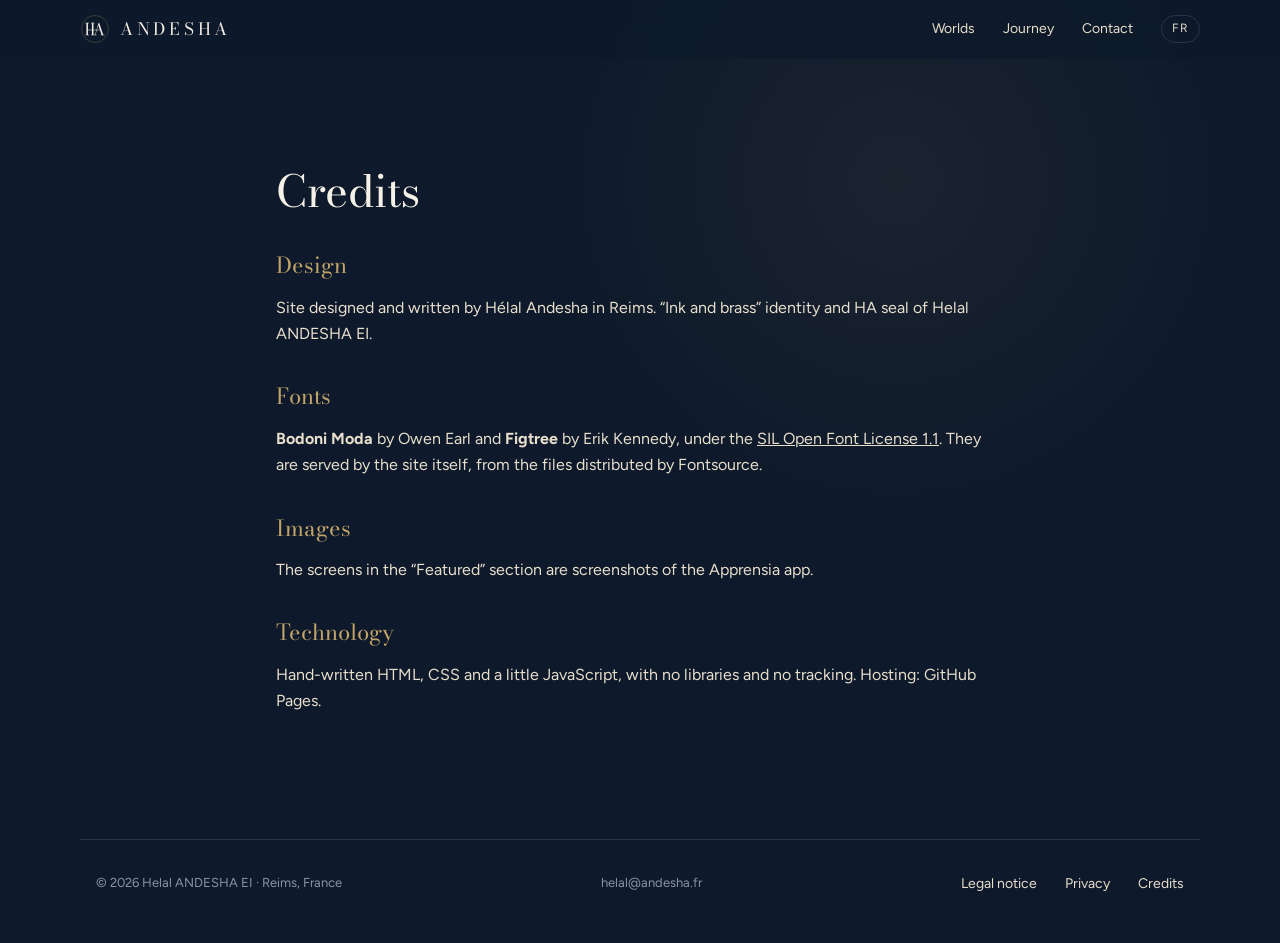
<file: en/credits/index.html>
<!doctype html>
<html lang="en">
<head>
<meta charset="utf-8">
<meta name="viewport" content="width=device-width, initial-scale=1">
<title>Credits — Andesha</title>
<meta name="description" content="Credits">
<link rel="canonical" href="https://andesha.studio/en/credits/">
<link rel="alternate" hreflang="fr" href="https://andesha.studio/credits/"><link rel="alternate" hreflang="en" href="https://andesha.studio/en/credits/"><link rel="alternate" hreflang="x-default" href="https://andesha.studio/credits/">
<meta property="og:type" content="website">
<meta property="og:title" content="Credits — Andesha">
<meta property="og:description" content="Credits">
<meta property="og:url" content="https://andesha.studio/en/credits/">
<meta property="og:image" content="https://andesha.studio/assets/images/partage.png">
<meta property="og:image:width" content="1200">
<meta property="og:image:height" content="630">
<meta property="og:locale" content="en_GB">
<meta name="twitter:card" content="summary_large_image">
<meta name="theme-color" content="#0E1A2B">
<link rel="apple-touch-icon" href="/apple-touch-icon.png">
<link rel="icon" href="/favicon.svg" type="image/svg+xml">
<link rel="preload" href="/assets/polices/bodoni-moda.woff2" as="font" type="font/woff2" crossorigin>
<link rel="stylesheet" href="/assets/site.css?v=4">
</head>
<body>
<a class="aller" href="#contenu">Skip to content</a>
<header class="bandeau">
  <a class="marque" href="/en/"><svg class="sceau-mini" viewBox="0 0 240 240" role="img" aria-label="Helal Andesha"><circle class="anneau" cx="120" cy="120" r="108" pathLength="1"/><g class="lettres"><path d="M51.5 70h12v100h-12zM95.5 70h12v100h-12zM43.5 70h28v3.4h-28zM43.5 166.6h28v3.4h-28zM87.5 70h28v3.4h-28zM87.5 166.6h28v3.4h-28zM118.9 170L149.5 70h3.5L187 170h-13l-27.21-80.03L122.3 170zM108.5 166.6h24v3.4h-24zM164.5 166.6h32v3.4h-32zM57.5 126h103.12v3.4H57.5z"/></g></svg><span>Andesha</span></a>
  <nav aria-label="Navigation">
    <a class="secondaire" href="/en/#univers">Worlds</a><a class="secondaire" href="/en/#parcours">Journey</a><a href="/en/#contact">Contact</a>
    <a class="langue" href="/credits/" hreflang="fr" title="Version française">FR</a>
  </nav>
</header>
<main id="contenu" class="page-texte"><h1>Credits</h1>
<h2>Design</h2>
<p>Site designed and written by Hélal Andesha in Reims. “Ink and brass” identity and HA seal of Helal ANDESHA EI.</p>
<h2>Fonts</h2>
<p><strong>Bodoni Moda</strong> by Owen Earl and <strong>Figtree</strong> by Erik Kennedy, under the <a href="https://openfontlicense.org" rel="noopener">SIL Open Font License 1.1</a>. They are served by the site itself, from the files distributed by Fontsource.</p>
<h2>Images</h2>
<p>The screens in the “Featured” section are screenshots of the Apprensia app.</p>
<h2>Technology</h2>
<p>Hand-written HTML, CSS and a little JavaScript, with no libraries and no tracking. Hosting: GitHub Pages.</p>
</main>
<footer class="pied">
  <span>© 2026 Helal ANDESHA EI · Reims, France</span>
  <a href="mailto:helal@andesha.fr">helal@andesha.fr</a>
  <nav class="liens-pied" aria-label="Legal"><a href="/en/legal/">Legal notice</a><a href="/en/privacy/">Privacy</a><a href="/en/credits/">Credits</a></nav>
</footer>
<script src="/assets/site.js?v=3" defer></script>
</body>
</html>
</file>
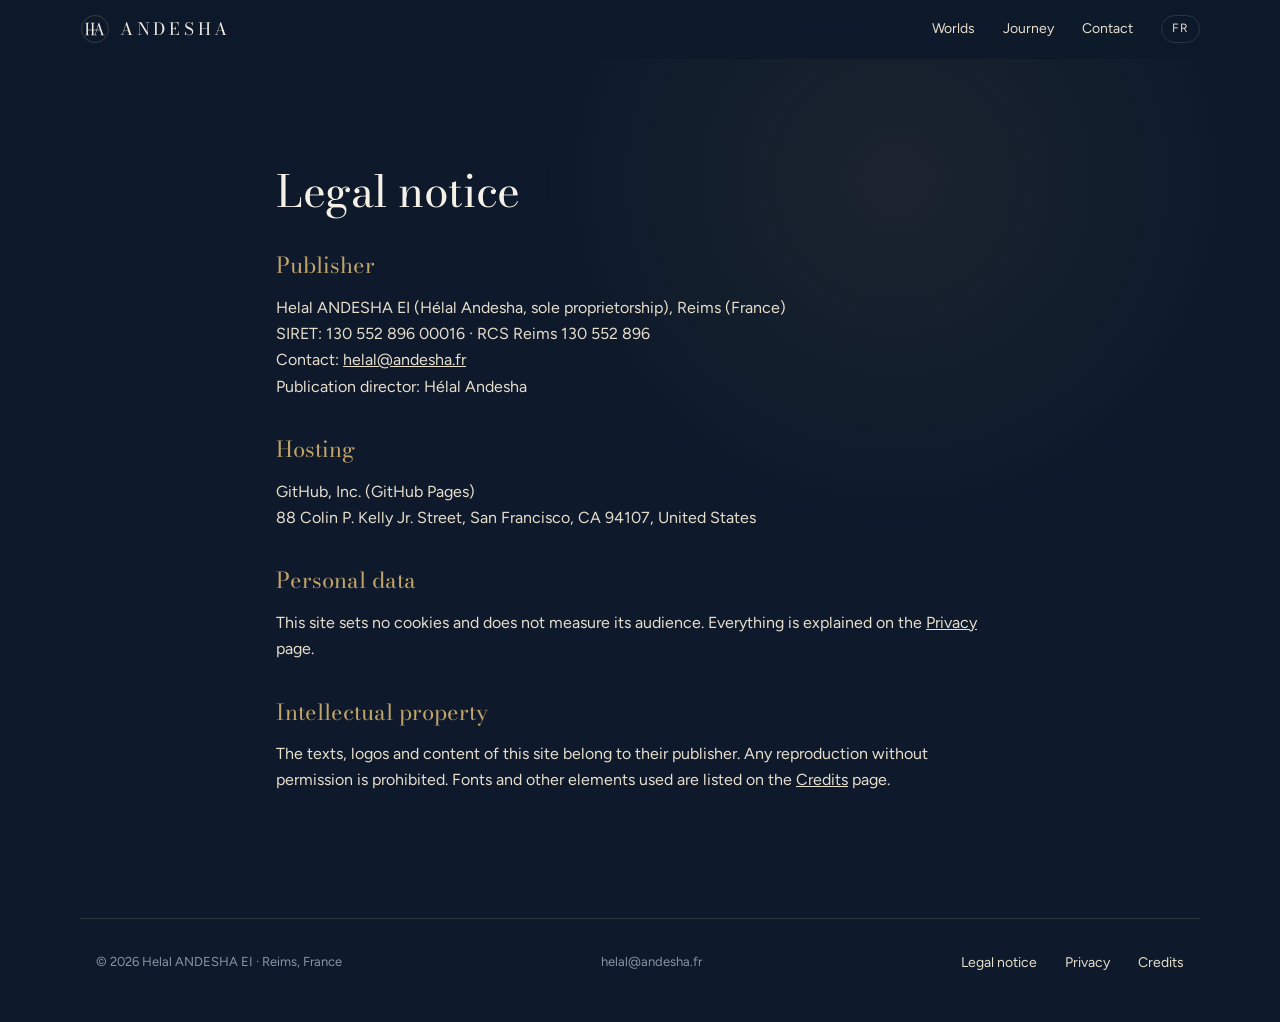
<file: en/legal/index.html>
<!doctype html>
<html lang="en">
<head>
<meta charset="utf-8">
<meta name="viewport" content="width=device-width, initial-scale=1">
<title>Legal notice — Andesha</title>
<meta name="description" content="Legal notice">
<link rel="canonical" href="https://andesha.studio/en/legal/">
<link rel="alternate" hreflang="fr" href="https://andesha.studio/mentions-legales/"><link rel="alternate" hreflang="en" href="https://andesha.studio/en/legal/"><link rel="alternate" hreflang="x-default" href="https://andesha.studio/mentions-legales/">
<meta property="og:type" content="website">
<meta property="og:title" content="Legal notice — Andesha">
<meta property="og:description" content="Legal notice">
<meta property="og:url" content="https://andesha.studio/en/legal/">
<meta property="og:image" content="https://andesha.studio/assets/images/partage.png">
<meta property="og:image:width" content="1200">
<meta property="og:image:height" content="630">
<meta property="og:locale" content="en_GB">
<meta name="twitter:card" content="summary_large_image">
<meta name="theme-color" content="#0E1A2B">
<link rel="apple-touch-icon" href="/apple-touch-icon.png">
<link rel="icon" href="/favicon.svg" type="image/svg+xml">
<link rel="preload" href="/assets/polices/bodoni-moda.woff2" as="font" type="font/woff2" crossorigin>
<link rel="stylesheet" href="/assets/site.css?v=4">
</head>
<body>
<a class="aller" href="#contenu">Skip to content</a>
<header class="bandeau">
  <a class="marque" href="/en/"><svg class="sceau-mini" viewBox="0 0 240 240" role="img" aria-label="Helal Andesha"><circle class="anneau" cx="120" cy="120" r="108" pathLength="1"/><g class="lettres"><path d="M51.5 70h12v100h-12zM95.5 70h12v100h-12zM43.5 70h28v3.4h-28zM43.5 166.6h28v3.4h-28zM87.5 70h28v3.4h-28zM87.5 166.6h28v3.4h-28zM118.9 170L149.5 70h3.5L187 170h-13l-27.21-80.03L122.3 170zM108.5 166.6h24v3.4h-24zM164.5 166.6h32v3.4h-32zM57.5 126h103.12v3.4H57.5z"/></g></svg><span>Andesha</span></a>
  <nav aria-label="Navigation">
    <a class="secondaire" href="/en/#univers">Worlds</a><a class="secondaire" href="/en/#parcours">Journey</a><a href="/en/#contact">Contact</a>
    <a class="langue" href="/mentions-legales/" hreflang="fr" title="Version française">FR</a>
  </nav>
</header>
<main id="contenu" class="page-texte"><h1>Legal notice</h1>
<h2>Publisher</h2>
<p>Helal ANDESHA EI (Hélal Andesha, sole proprietorship), Reims (France)<br>
SIRET: 130 552 896 00016 · RCS Reims 130 552 896<br>
Contact: <a href="mailto:helal@andesha.fr">helal@andesha.fr</a><br>
Publication director: Hélal Andesha</p>
<h2>Hosting</h2>
<p>GitHub, Inc. (GitHub Pages)<br>88 Colin P. Kelly Jr. Street, San Francisco, CA 94107, United States</p>
<h2>Personal data</h2>
<p>This site sets no cookies and does not measure its audience. Everything is explained on the <a href="/en/privacy/">Privacy</a> page.</p>
<h2>Intellectual property</h2>
<p>The texts, logos and content of this site belong to their publisher. Any reproduction without permission is prohibited. Fonts and other elements used are listed on the <a href="/en/credits/">Credits</a> page.</p>
</main>
<footer class="pied">
  <span>© 2026 Helal ANDESHA EI · Reims, France</span>
  <a href="mailto:helal@andesha.fr">helal@andesha.fr</a>
  <nav class="liens-pied" aria-label="Legal"><a href="/en/legal/">Legal notice</a><a href="/en/privacy/">Privacy</a><a href="/en/credits/">Credits</a></nav>
</footer>
<script src="/assets/site.js?v=3" defer></script>
</body>
</html>
</file>
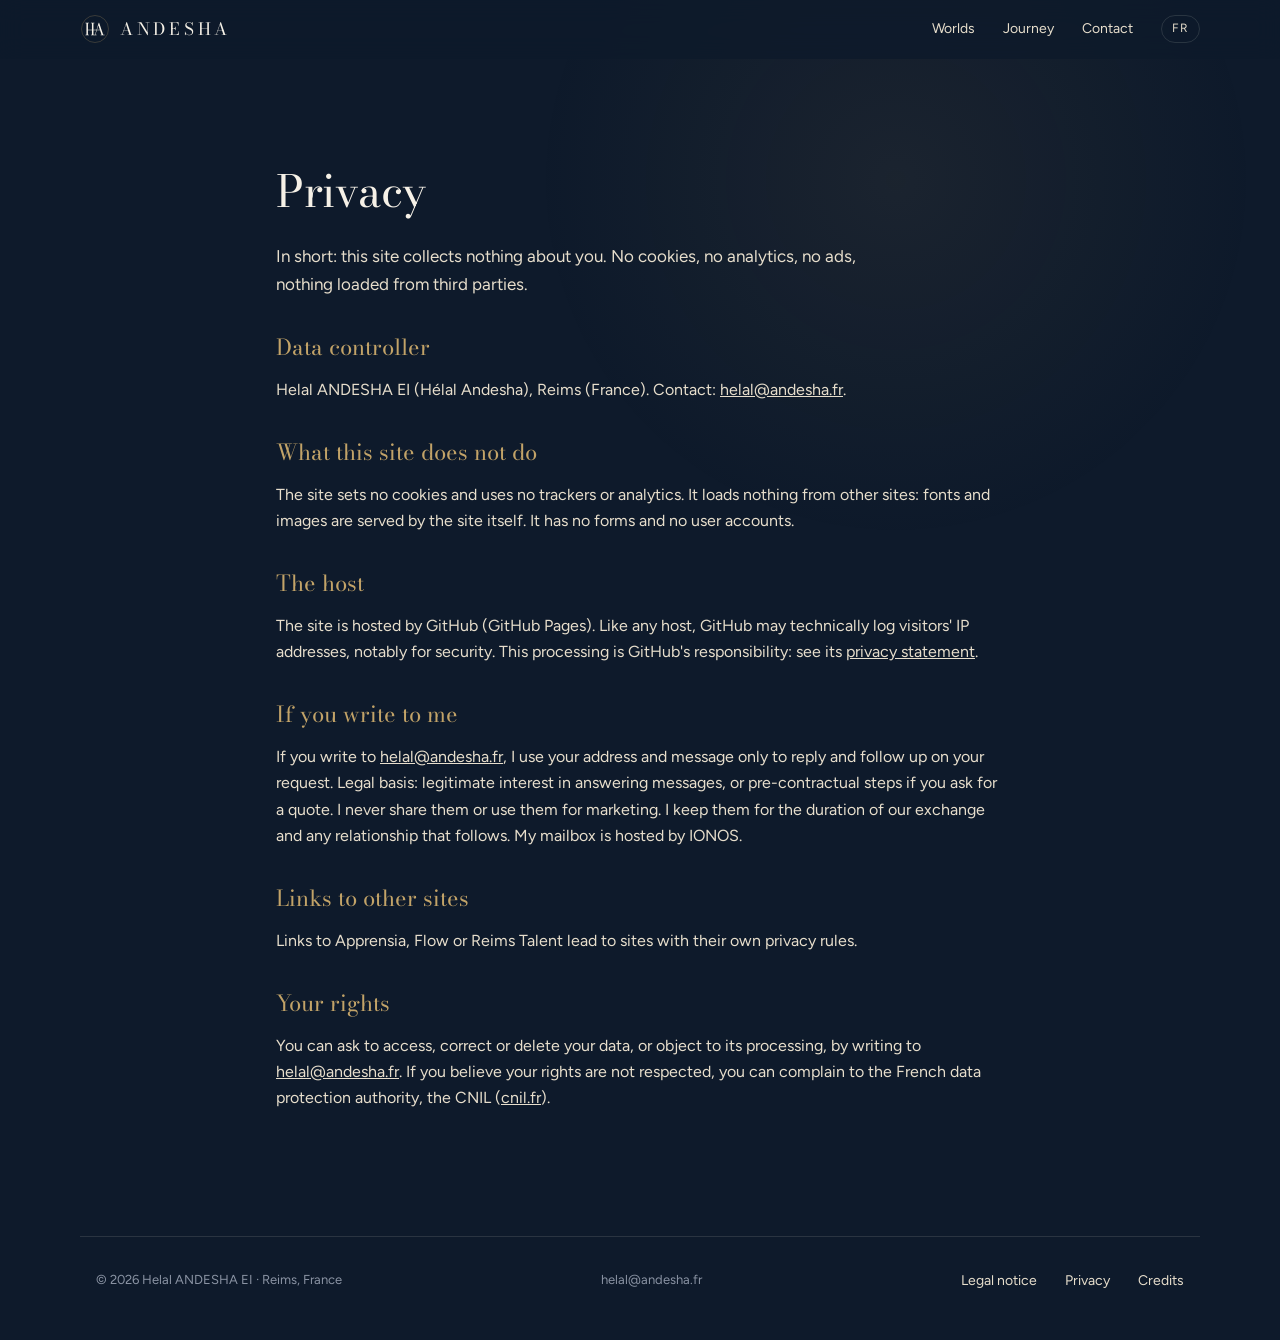
<file: en/privacy/index.html>
<!doctype html>
<html lang="en">
<head>
<meta charset="utf-8">
<meta name="viewport" content="width=device-width, initial-scale=1">
<title>Privacy — Andesha</title>
<meta name="description" content="Privacy">
<link rel="canonical" href="https://andesha.studio/en/privacy/">
<link rel="alternate" hreflang="fr" href="https://andesha.studio/confidentialite/"><link rel="alternate" hreflang="en" href="https://andesha.studio/en/privacy/"><link rel="alternate" hreflang="x-default" href="https://andesha.studio/confidentialite/">
<meta property="og:type" content="website">
<meta property="og:title" content="Privacy — Andesha">
<meta property="og:description" content="Privacy">
<meta property="og:url" content="https://andesha.studio/en/privacy/">
<meta property="og:image" content="https://andesha.studio/assets/images/partage.png">
<meta property="og:image:width" content="1200">
<meta property="og:image:height" content="630">
<meta property="og:locale" content="en_GB">
<meta name="twitter:card" content="summary_large_image">
<meta name="theme-color" content="#0E1A2B">
<link rel="apple-touch-icon" href="/apple-touch-icon.png">
<link rel="icon" href="/favicon.svg" type="image/svg+xml">
<link rel="preload" href="/assets/polices/bodoni-moda.woff2" as="font" type="font/woff2" crossorigin>
<link rel="stylesheet" href="/assets/site.css?v=4">
</head>
<body>
<a class="aller" href="#contenu">Skip to content</a>
<header class="bandeau">
  <a class="marque" href="/en/"><svg class="sceau-mini" viewBox="0 0 240 240" role="img" aria-label="Helal Andesha"><circle class="anneau" cx="120" cy="120" r="108" pathLength="1"/><g class="lettres"><path d="M51.5 70h12v100h-12zM95.5 70h12v100h-12zM43.5 70h28v3.4h-28zM43.5 166.6h28v3.4h-28zM87.5 70h28v3.4h-28zM87.5 166.6h28v3.4h-28zM118.9 170L149.5 70h3.5L187 170h-13l-27.21-80.03L122.3 170zM108.5 166.6h24v3.4h-24zM164.5 166.6h32v3.4h-32zM57.5 126h103.12v3.4H57.5z"/></g></svg><span>Andesha</span></a>
  <nav aria-label="Navigation">
    <a class="secondaire" href="/en/#univers">Worlds</a><a class="secondaire" href="/en/#parcours">Journey</a><a href="/en/#contact">Contact</a>
    <a class="langue" href="/confidentialite/" hreflang="fr" title="Version française">FR</a>
  </nav>
</header>
<main id="contenu" class="page-texte"><h1>Privacy</h1>
<p class="chapo">In short: this site collects nothing about you. No cookies, no analytics, no ads, nothing loaded from third parties.</p>
<h2>Data controller</h2>
<p>Helal ANDESHA EI (Hélal Andesha), Reims (France). Contact: <a href="mailto:helal@andesha.fr">helal@andesha.fr</a>.</p>
<h2>What this site does not do</h2>
<p>The site sets no cookies and uses no trackers or analytics. It loads nothing from other sites: fonts and images are served by the site itself. It has no forms and no user accounts.</p>
<h2>The host</h2>
<p>The site is hosted by GitHub (GitHub Pages). Like any host, GitHub may technically log visitors' IP addresses, notably for security. This processing is GitHub's responsibility: see its <a href="https://docs.github.com/fr/site-policy/privacy-policies/github-general-privacy-statement" rel="noopener">privacy statement</a>.</p>
<h2>If you write to me</h2>
<p>If you write to <a href="mailto:helal@andesha.fr">helal@andesha.fr</a>, I use your address and message only to reply and follow up on your request. Legal basis: legitimate interest in answering messages, or pre-contractual steps if you ask for a quote. I never share them or use them for marketing. I keep them for the duration of our exchange and any relationship that follows. My mailbox is hosted by IONOS.</p>
<h2>Links to other sites</h2>
<p>Links to Apprensia, Flow or Reims Talent lead to sites with their own privacy rules.</p>
<h2>Your rights</h2>
<p>You can ask to access, correct or delete your data, or object to its processing, by writing to <a href="mailto:helal@andesha.fr">helal@andesha.fr</a>. If you believe your rights are not respected, you can complain to the French data protection authority, the CNIL (<a href="https://www.cnil.fr" rel="noopener">cnil.fr</a>).</p>
</main>
<footer class="pied">
  <span>© 2026 Helal ANDESHA EI · Reims, France</span>
  <a href="mailto:helal@andesha.fr">helal@andesha.fr</a>
  <nav class="liens-pied" aria-label="Legal"><a href="/en/legal/">Legal notice</a><a href="/en/privacy/">Privacy</a><a href="/en/credits/">Credits</a></nav>
</footer>
<script src="/assets/site.js?v=3" defer></script>
</body>
</html>
</file>
<file: assets/site.css>
/* andesha.studio — charte « Encre et laiton » (EI, 09/10/2026).
   Retenue = premium : titres modérés, une seule couleur d'accent, le mouvement fait le dynamisme. */
@font-face { font-family: "Bodoni Moda"; src: url("/assets/polices/bodoni-moda.woff2") format("woff2"); font-weight: 400 900; font-display: swap; }
@font-face { font-family: "Bodoni Moda"; src: url("/assets/polices/bodoni-moda-italique.woff2") format("woff2"); font-weight: 400 900; font-style: italic; font-display: swap; }
@font-face { font-family: "Figtree"; src: url("/assets/polices/figtree.woff2") format("woff2"); font-weight: 300 900; font-display: swap; }

:root {
  --nuit: #0E1A2B;
  --nuit-2: #13233A;
  --ivoire: #F6F1E7;
  --lin: #E7DECC;
  --laiton: #C2A368;
  --ardoise: #8A93A3;
  --filet: rgba(246, 241, 231, .12);
  --titre: "Bodoni Moda", Didot, "Bodoni 72", Georgia, serif;
  --texte: "Figtree", "Avenir Next", Avenir, system-ui, sans-serif;
  --large: 1120px;
}
* { box-sizing: border-box; }
html { scroll-behavior: smooth; -webkit-text-size-adjust: 100%; overflow-x: clip; }
body { margin: 0; background: var(--nuit); color: var(--ivoire); font: 400 16px/1.65 var(--texte);
  -webkit-font-smoothing: antialiased; overflow-x: hidden; }
a { color: inherit; }
::selection { background: var(--laiton); color: var(--nuit); }
.aller { position: absolute; left: -999px; top: 8px; background: var(--ivoire); color: var(--nuit); padding: 8px 12px; z-index: 10; }
.aller:focus { left: 16px; }

/* Lumière qui suit le curseur, très discrète */
body::before { content: ""; position: fixed; inset: 0; pointer-events: none; z-index: 0;
  background: radial-gradient(600px circle at var(--x, 70%) var(--y, 20%), rgba(194, 163, 104, .07), transparent 60%); }
main, .bandeau, .pied { position: relative; z-index: 1; }

/* Bandeau */
.bandeau { position: sticky; top: 0; z-index: 5; display: flex; align-items: center; justify-content: space-between;
  gap: 16px; padding: 14px max(16px, calc((100vw - var(--large)) / 2)); background: rgba(14, 26, 43, .78);
  backdrop-filter: blur(12px); -webkit-backdrop-filter: blur(12px); border-bottom: 1px solid transparent; transition: border-color .3s; }
.bandeau.defile { border-bottom-color: var(--filet); }
.marque { display: flex; align-items: center; gap: 10px; text-decoration: none; font: 400 17px/1 var(--titre); letter-spacing: .22em; text-transform: uppercase; }
.sceau-mini { width: 30px; height: 30px; }
.sceau-mini .anneau, .sceau-fond .anneau { fill: none; stroke: var(--laiton); stroke-width: 2; }
.sceau-mini .lettres { fill: var(--ivoire); }
nav { display: flex; align-items: center; gap: clamp(12px, 3vw, 28px); font-size: 14px; }
nav a { text-decoration: none; color: var(--lin); position: relative; }
nav a::after { content: ""; position: absolute; left: 0; right: 100%; bottom: -3px; height: 1px; background: var(--laiton); transition: right .35s ease; }
nav a:hover::after, nav a:focus-visible::after { right: 0; }
.langue { border: 1px solid var(--filet); border-radius: 999px; padding: 3px 10px; font-size: 12px; letter-spacing: .1em; }
.langue::after { display: none; }

/* Accueil */
.accueil { position: relative; max-width: var(--large); margin: 0 auto; padding: clamp(80px, 16vh, 170px) 16px clamp(80px, 14vh, 140px); }
.sceau-fond { position: absolute; right: max(-120px, -8vw); top: 40px; width: min(560px, 70vw); height: auto; opacity: .9; pointer-events: none; }
.sceau-fond .anneau { stroke-width: .6; stroke-opacity: .55; stroke-dasharray: 1; stroke-dashoffset: 1; animation: tracer 2.6s cubic-bezier(.6, 0, .2, 1) .3s forwards; }
.sceau-fond .lettres { fill: var(--ivoire); opacity: 0; animation: apparaitre 2s ease 1.6s forwards; }
@keyframes tracer { to { stroke-dashoffset: 0; } }
@keyframes apparaitre { to { opacity: .045; } }
.surtitre, .filet { font-size: 12px; letter-spacing: .28em; text-transform: uppercase; color: var(--laiton); margin: 0 0 22px; }
h1 { font: 400 clamp(34px, 5.2vw, 56px)/1.12 var(--titre); letter-spacing: -.01em; margin: 0; max-width: 15em; text-wrap: balance; }
h1 em, h2 em { font-style: italic; color: var(--laiton); position: relative; white-space: nowrap; }
h1 em::after { content: ""; position: absolute; left: 0; right: 0; bottom: .02em; height: 1px; background: var(--laiton);
  transform: scaleX(0); transform-origin: left; animation: souligner 1.2s cubic-bezier(.6, 0, .2, 1) 1.1s forwards; }
@keyframes souligner { to { transform: scaleX(1); } }
.chapo { max-width: 36em; color: var(--lin); font-size: 17px; margin: 26px 0 0; }
.actions { display: flex; flex-wrap: wrap; gap: 12px; margin: 36px 0 0; }
.bouton { display: inline-block; padding: 12px 22px; border: 1px solid rgba(246, 241, 231, .3); border-radius: 999px;
  text-decoration: none; font-size: 14px; letter-spacing: .02em; transition: background .25s, color .25s, border-color .25s; }
.bouton:hover { border-color: var(--ivoire); }
.bouton.plein { background: var(--ivoire); color: var(--nuit); border-color: var(--ivoire); }
.bouton.plein:hover { background: var(--laiton); border-color: var(--laiton); }

/* Sections */
.section { max-width: var(--large); margin: 0 auto; padding: clamp(64px, 10vh, 110px) 16px; }
.entete { display: flex; flex-wrap: wrap; align-items: baseline; justify-content: space-between; gap: 8px 24px;
  border-bottom: 1px solid var(--filet); padding-bottom: 18px; margin-bottom: 8px; }
h2 { font: 400 clamp(26px, 3.4vw, 38px)/1.2 var(--titre); margin: 0; }
.entete p { color: var(--ardoise); margin: 0; font-size: 15px; }

/* Univers : une liste dense, façon sommaire */
.liste-univers { list-style: none; margin: 0; padding: 0; }
.univers a { display: grid; grid-template-columns: 56px 270px minmax(0, 1fr) 210px; grid-template-areas: "num nom texte lien" "num etiq texte lien";
  gap: 4px 28px; align-items: center; padding: 28px 8px; border-bottom: 1px solid var(--filet); text-decoration: none; position: relative; transition: background .35s; }
.univers a::before { content: ""; position: absolute; left: 0; bottom: -1px; height: 1px; width: 0; background: var(--laiton); transition: width .6s cubic-bezier(.6, 0, .2, 1); }
.univers a:hover::before, .univers a:focus-visible::before { width: 100%; }
.univers a:hover { background: rgba(246, 241, 231, .025); }
.num { grid-area: num; font: 400 14px/1 var(--titre); color: var(--laiton); align-self: start; padding-top: 8px; }
.nom { grid-area: nom; font: 400 clamp(22px, 2.4vw, 28px)/1.15 var(--titre); }
.etiquette { grid-area: etiq; font-size: 12px; letter-spacing: .14em; text-transform: uppercase; color: var(--ardoise); }
.texte { grid-area: texte; color: var(--lin); font-size: 15px; }
.lien { grid-area: lien; text-align: right; font-size: 13px; color: var(--ardoise); white-space: nowrap; transition: color .3s; }
.fleche { display: inline-block; transition: transform .35s; }
.univers a:hover .lien { color: var(--laiton); }
.univers a:hover .fleche { transform: translateX(5px); }

/* À la une : Apprensia */
.une { display: grid; grid-template-columns: minmax(0, 1fr) minmax(0, 1.15fr); gap: clamp(32px, 6vw, 80px); align-items: center; }
.une h2 { margin: 0 0 16px; }
.une-texte > p { color: var(--lin); margin: 0 0 18px; }
.une .filet { margin: 30px 0 10px; }
.modules { list-style: none; counter-reset: m; margin: 0 0 30px; padding: 0; border-top: 1px solid var(--filet); }
.modules li { counter-increment: m; padding: 10px 0; border-bottom: 1px solid var(--filet); font-size: 15px; display: flex; gap: 14px; }
.modules li::before { content: counter(m, decimal-leading-zero); font: 400 13px/1.9 var(--titre); color: var(--laiton); }
.telephones { position: relative; overflow-x: clip; display: flex; justify-content: center; align-items: flex-start; gap: 0; min-height: 520px; }
.telephone { margin: 0; width: 40%; max-width: 270px; border-radius: 26px; overflow: hidden; background: #0B1428;
  box-shadow: 0 30px 80px rgba(0, 0, 0, .45), 0 0 0 1px rgba(246, 241, 231, .12); }
.telephone img { display: block; width: 100%; height: auto; }
.telephone:nth-child(1) { transform: translateY(40px) rotate(-4deg); margin-right: -6%; z-index: 1; }
.telephone:nth-child(2) { z-index: 2; }
.telephone:nth-child(3) { transform: translateY(40px) rotate(4deg); margin-left: -6%; z-index: 1; }
.js .telephone.revele { transition: opacity 1s ease, transform 1.1s cubic-bezier(.2, .7, .2, 1); }
.js .telephone.revele:not(.vu):nth-child(1) { transform: translateY(90px) rotate(-8deg); }
.js .telephone.revele:not(.vu):nth-child(3) { transform: translateY(90px) rotate(8deg); }
@media (max-width: 820px) {
  .une { grid-template-columns: 1fr; }
  .telephones { min-height: 0; padding-bottom: 40px; }
}

/* Ce qui guide */
.sens { max-width: 880px; margin: 0 auto; padding: clamp(56px, 10vh, 110px) 16px; text-align: center; }
.sens blockquote { margin: 0; font: italic 400 clamp(24px, 3.2vw, 36px)/1.35 var(--titre); color: var(--ivoire); text-wrap: balance; }

/* Parcours */
.frise { list-style: none; margin: 0; padding: 0; }
.frise li { display: grid; grid-template-columns: 180px 1fr; gap: 24px; padding: 20px 8px; border-bottom: 1px solid var(--filet); }
.annee { font: 400 18px/1.4 var(--titre); color: var(--laiton); }

/* Contact */
.contact { text-align: center; }
.contact p { color: var(--lin); margin: 12px 0 28px; }
.courriel { font: 400 clamp(24px, 4vw, 44px)/1.2 var(--titre); text-decoration: none; background: linear-gradient(var(--laiton), var(--laiton)) left bottom / 0 1px no-repeat;
  transition: background-size .6s cubic-bezier(.6, 0, .2, 1), color .3s; padding-bottom: 4px; overflow-wrap: anywhere; }
.courriel:hover { background-size: 100% 1px; color: var(--laiton); }

/* Pages de texte */
.page-texte { max-width: 760px; margin: 0 auto; padding: clamp(64px, 12vh, 120px) 16px; }
.page-texte h1 { font-size: clamp(30px, 4vw, 44px); margin-bottom: 24px; }
.page-texte h2 { font-size: 22px; margin: 36px 0 8px; color: var(--laiton); }
.page-texte p { color: var(--lin); }
.introuvable { text-align: center; }
.introuvable .actions { justify-content: center; }

/* Pied */
.pied { max-width: var(--large); margin: 0 auto; padding: 32px 16px 48px; display: flex; flex-wrap: wrap; gap: 12px 28px;
  justify-content: space-between; border-top: 1px solid var(--filet); font-size: 13px; color: var(--ardoise); }
.pied a { text-decoration: none; }
.pied a:hover { color: var(--laiton); }

/* Apparitions au défilement (seulement si le JS tourne) */
.js .revele { opacity: 0; transform: translateY(18px); transition: opacity .9s ease, transform .9s cubic-bezier(.2, .7, .2, 1); transition-delay: var(--delai, 0s); }
.js .revele.vu { opacity: 1; transform: none; }

@media (max-width: 820px) {
  .univers a { grid-template-columns: 40px 1fr; grid-template-areas: "num nom" "num etiq" "num texte" "num lien"; gap: 6px 14px; padding: 24px 4px; }
  .texte { margin-top: 6px; }
  .lien { text-align: left; }
  .frise li { grid-template-columns: 1fr; gap: 4px; }
  .sceau-fond { width: 92vw; right: -38vw; top: 24px; opacity: .6; }
}
@media (max-width: 560px) {
  nav .secondaire { display: none; }
}
@media (prefers-reduced-motion: reduce) {
  *, *::before, *::after { animation-duration: .01ms !important; animation-delay: 0s !important; transition-duration: .01ms !important; }
  html { scroll-behavior: auto; }
  .js .revele { opacity: 1; transform: none; }
}
</file>
